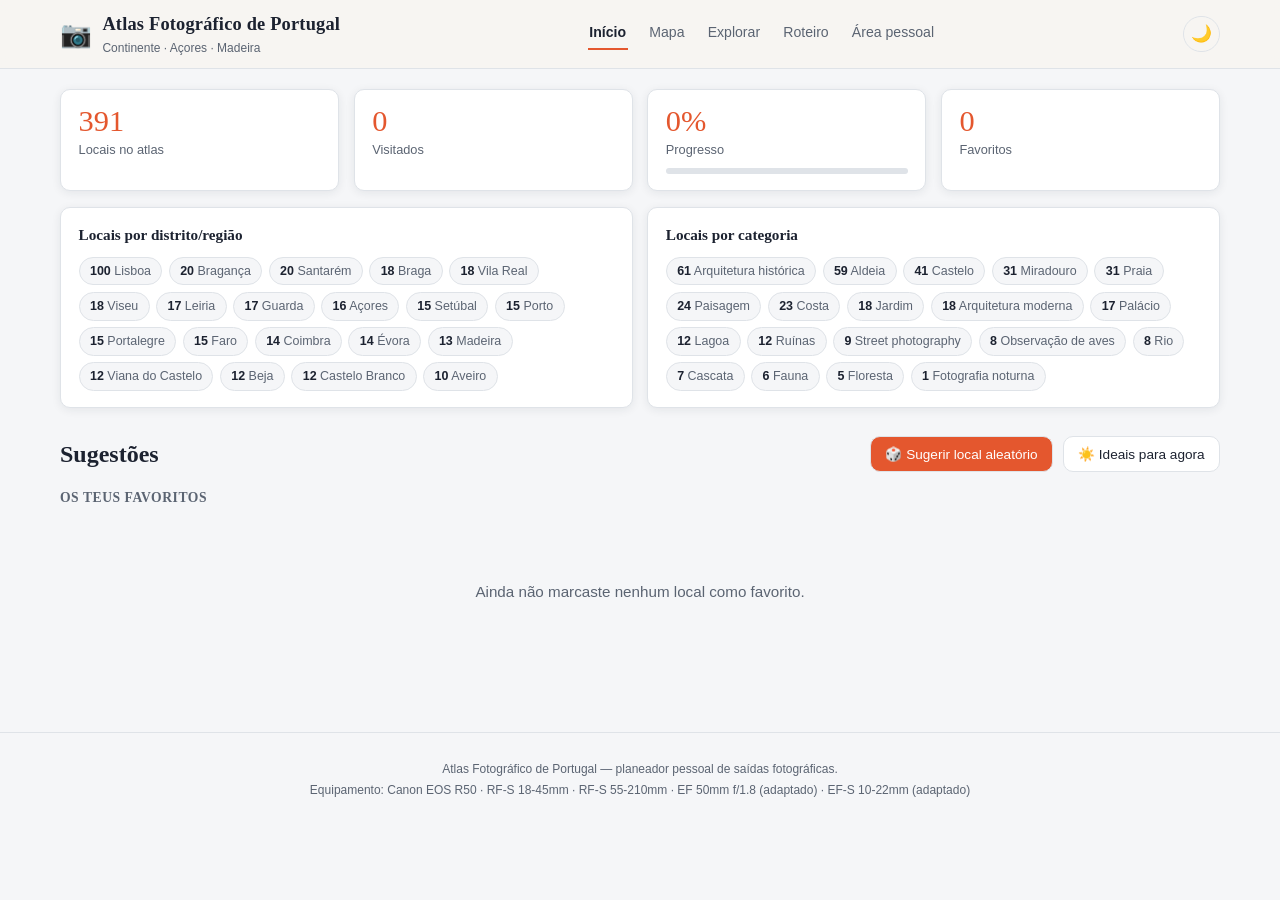
<file: index.html>
<!DOCTYPE html>
<html lang="pt-PT" data-theme="light">
<head>
<meta charset="UTF-8">
<meta name="viewport" content="width=device-width, initial-scale=1.0">
<title>Atlas Fotográfico de Portugal — Início</title>
<meta name="description" content="Planeador pessoal de saídas fotográficas em Portugal Continental, Açores e Madeira.">
<link rel="stylesheet" href="styles.css">
</head>
<body>

<a class="skip-link" href="#conteudo">Saltar para o conteúdo</a>

<header class="top-bar">
  <div class="top-bar__inner">
    <a class="brand" href="index.html">
      <span class="brand__icon" aria-hidden="true">📷</span>
      <div class="brand__text">
        <h1>Atlas Fotográfico de Portugal</h1>
        <p>Continente · Açores · Madeira</p>
      </div>
    </a>
    <nav class="main-nav" id="main-nav" aria-label="Navegação principal">
      <a href="index.html" class="is-current">Início</a>
      <a href="mapa.html">Mapa</a>
      <a href="explorar.html">Explorar</a>
      <a href="roteiro.html">Roteiro <span class="nav-badge" id="nav-roteiro-count" hidden>0</span></a>
      <a href="pessoal.html">Área pessoal</a>
    </nav>
    <div class="top-bar__actions">
      <button id="btn-theme" class="icon-btn" type="button" title="Alternar modo claro/escuro" aria-label="Alternar modo claro/escuro">🌙</button>
      <button id="btn-menu" class="icon-btn hide-desktop" type="button" title="Abrir menu" aria-label="Abrir menu" aria-expanded="false" aria-controls="main-nav">☰</button>
    </div>
  </div>
</header>

<main id="conteudo">

  <section class="dashboard" aria-label="Painel de progresso">
    <div class="stat-cards">
      <div class="stat-card">
        <span class="stat-card__value" id="stat-total">0</span>
        <span class="stat-card__label">Locais no atlas</span>
      </div>
      <div class="stat-card">
        <span class="stat-card__value" id="stat-visited">0</span>
        <span class="stat-card__label">Visitados</span>
      </div>
      <div class="stat-card stat-card--progress">
        <span class="stat-card__value" id="stat-progress">0%</span>
        <span class="stat-card__label">Progresso</span>
        <div class="progress-bar"><div class="progress-bar__fill" id="progress-fill"></div></div>
      </div>
      <div class="stat-card">
        <span class="stat-card__value" id="stat-favorites">0</span>
        <span class="stat-card__label">Favoritos</span>
      </div>
    </div>

    <div class="breakdown-grid">
      <div class="breakdown">
        <h2>Locais por distrito/região</h2>
        <ul class="breakdown__list" id="breakdown-distrito"></ul>
      </div>
      <div class="breakdown">
        <h2>Locais por categoria</h2>
        <ul class="breakdown__list" id="breakdown-categoria"></ul>
      </div>
    </div>
  </section>

  <section class="suggestions" aria-label="Sugestões">
    <div class="suggestions__header">
      <h2>Sugestões</h2>
      <div class="suggestions__actions">
        <button id="btn-random" class="btn" type="button">🎲 Sugerir local aleatório</button>
        <button id="btn-today" class="btn btn--ghost" type="button">☀️ Ideais para agora</button>
      </div>
    </div>

    <div class="suggestion-block" id="random-block" hidden>
      <h3>A tua sugestão</h3>
      <div class="locations-grid locations-grid--single" id="random-card"></div>
    </div>

    <div class="suggestion-block" id="today-block" hidden>
      <h3>Ideais para agora <span class="suggestion-block__meta" id="today-meta"></span></h3>
      <div class="locations-grid" id="today-grid"></div>
      <p class="empty-state" id="today-empty" hidden>Nenhum local combina com a estação/hora atuais — experimenta o Explorar ou o Mapa.</p>
    </div>

    <div class="suggestion-block" id="favorites-block">
      <h3>Os teus favoritos</h3>
      <div class="locations-grid" id="favorites-grid"></div>
      <p class="empty-state" id="favorites-empty" hidden>Ainda não marcaste nenhum local como favorito.</p>
    </div>
  </section>

</main>

<footer class="site-footer">
  <p>Atlas Fotográfico de Portugal — planeador pessoal de saídas fotográficas.</p>
  <p>Equipamento: Canon EOS R50 · RF-S 18-45mm · RF-S 55-210mm · EF 50mm f/1.8 (adaptado) · EF-S 10-22mm (adaptado)</p>
</footer>

<script src="core.js"></script>
<script src="dashboard.js"></script>
</body>
</html>
</file>
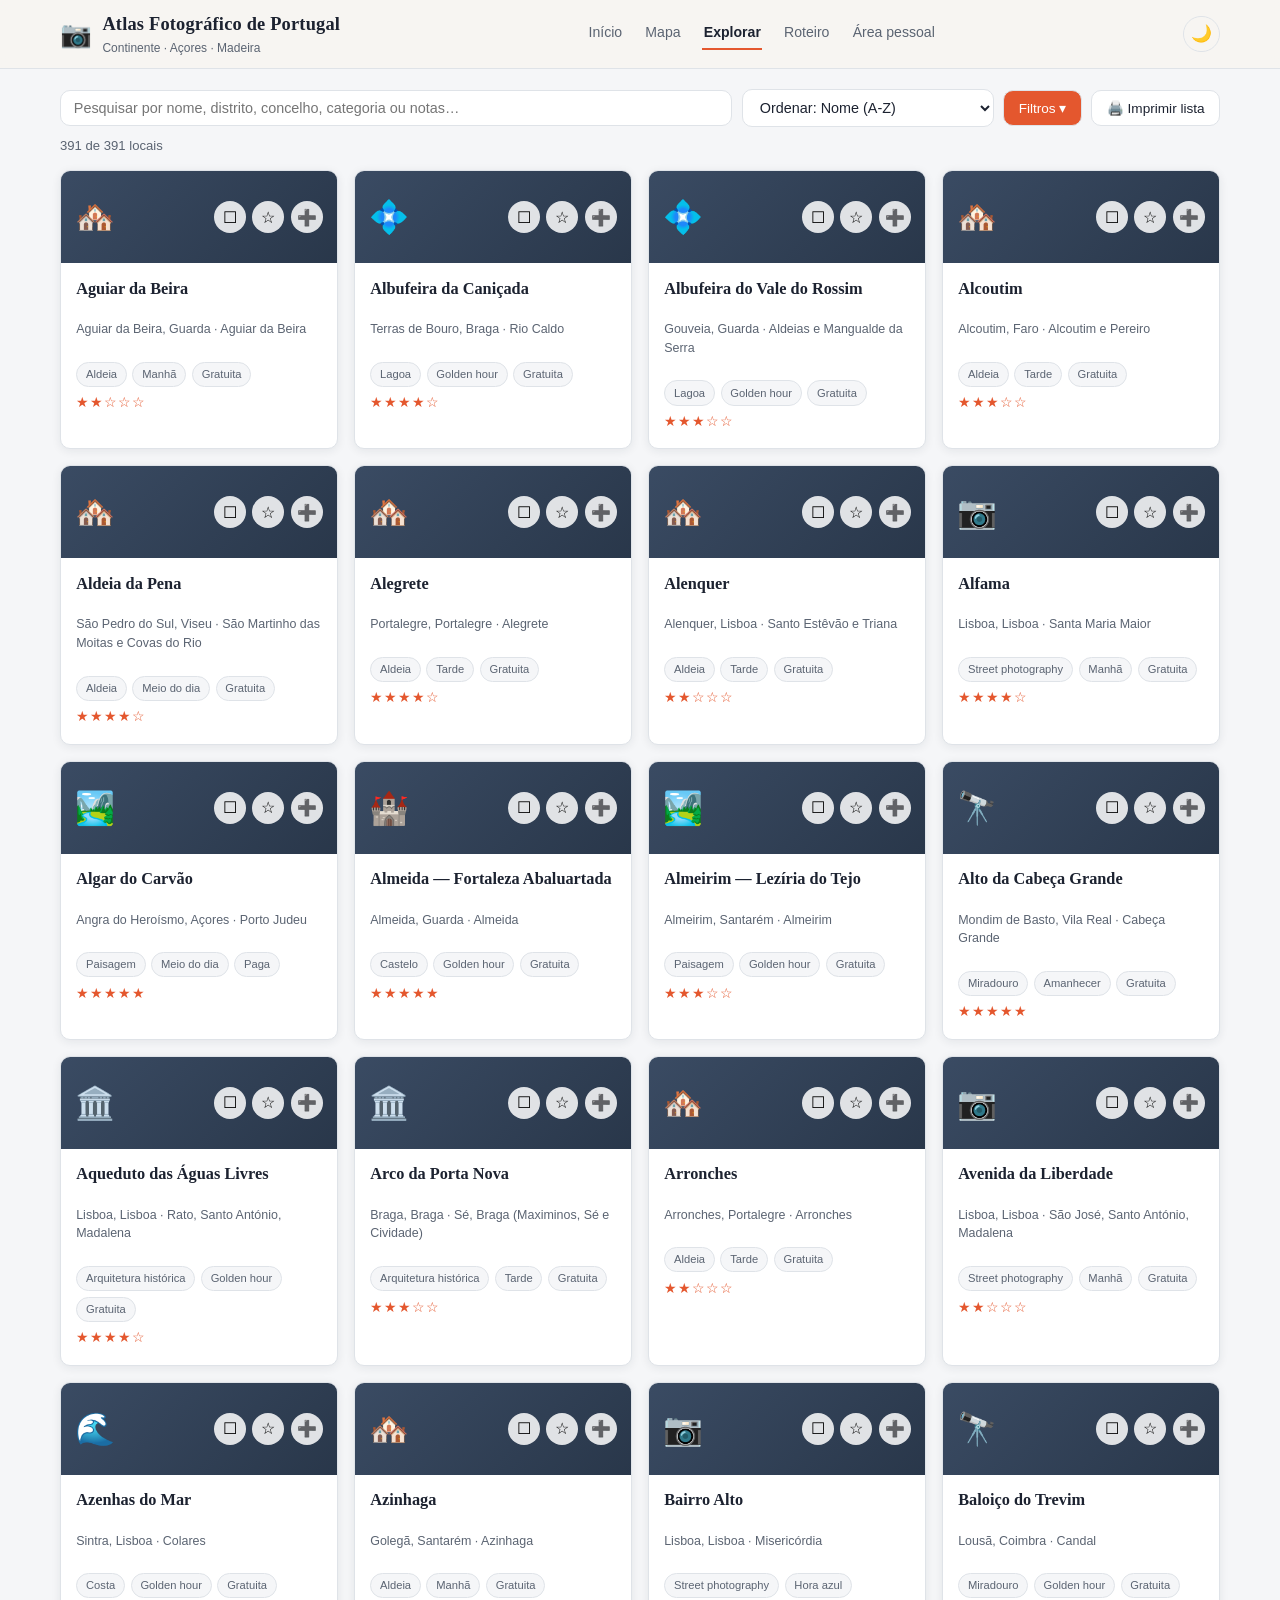
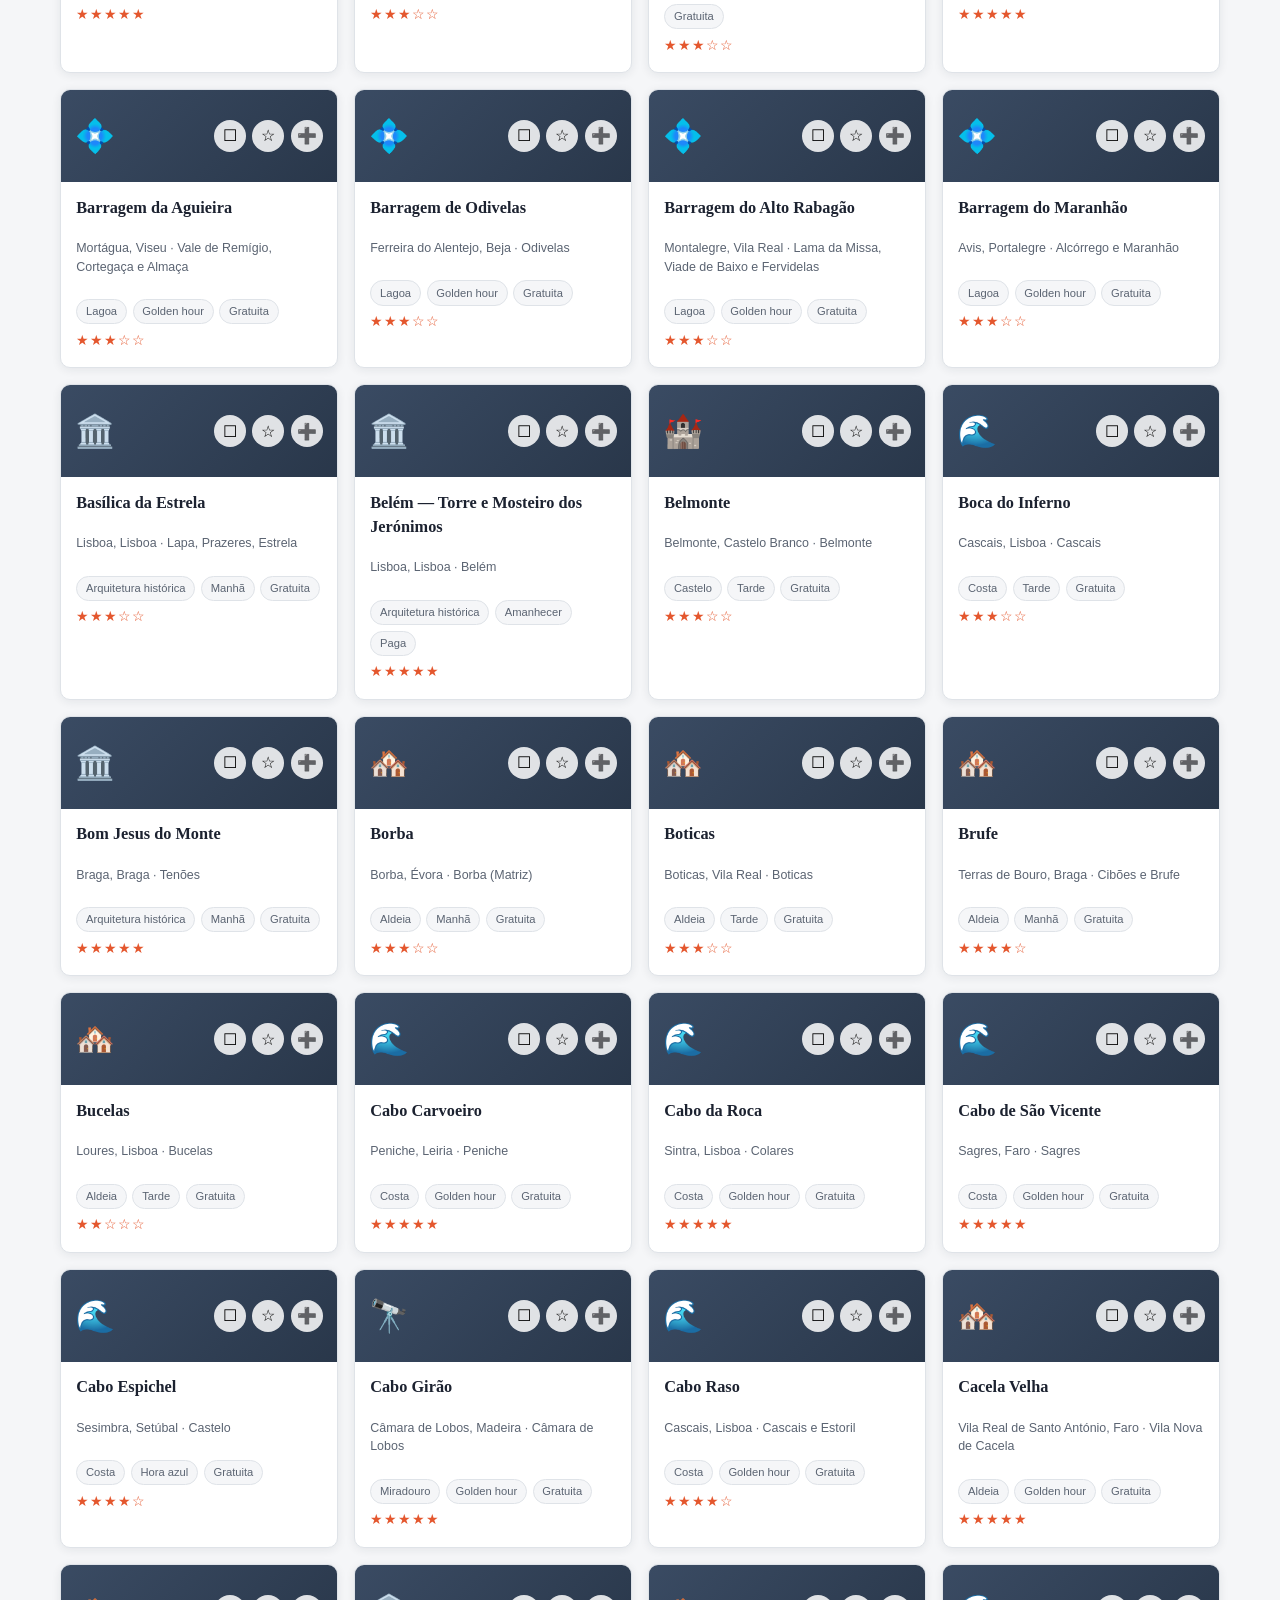
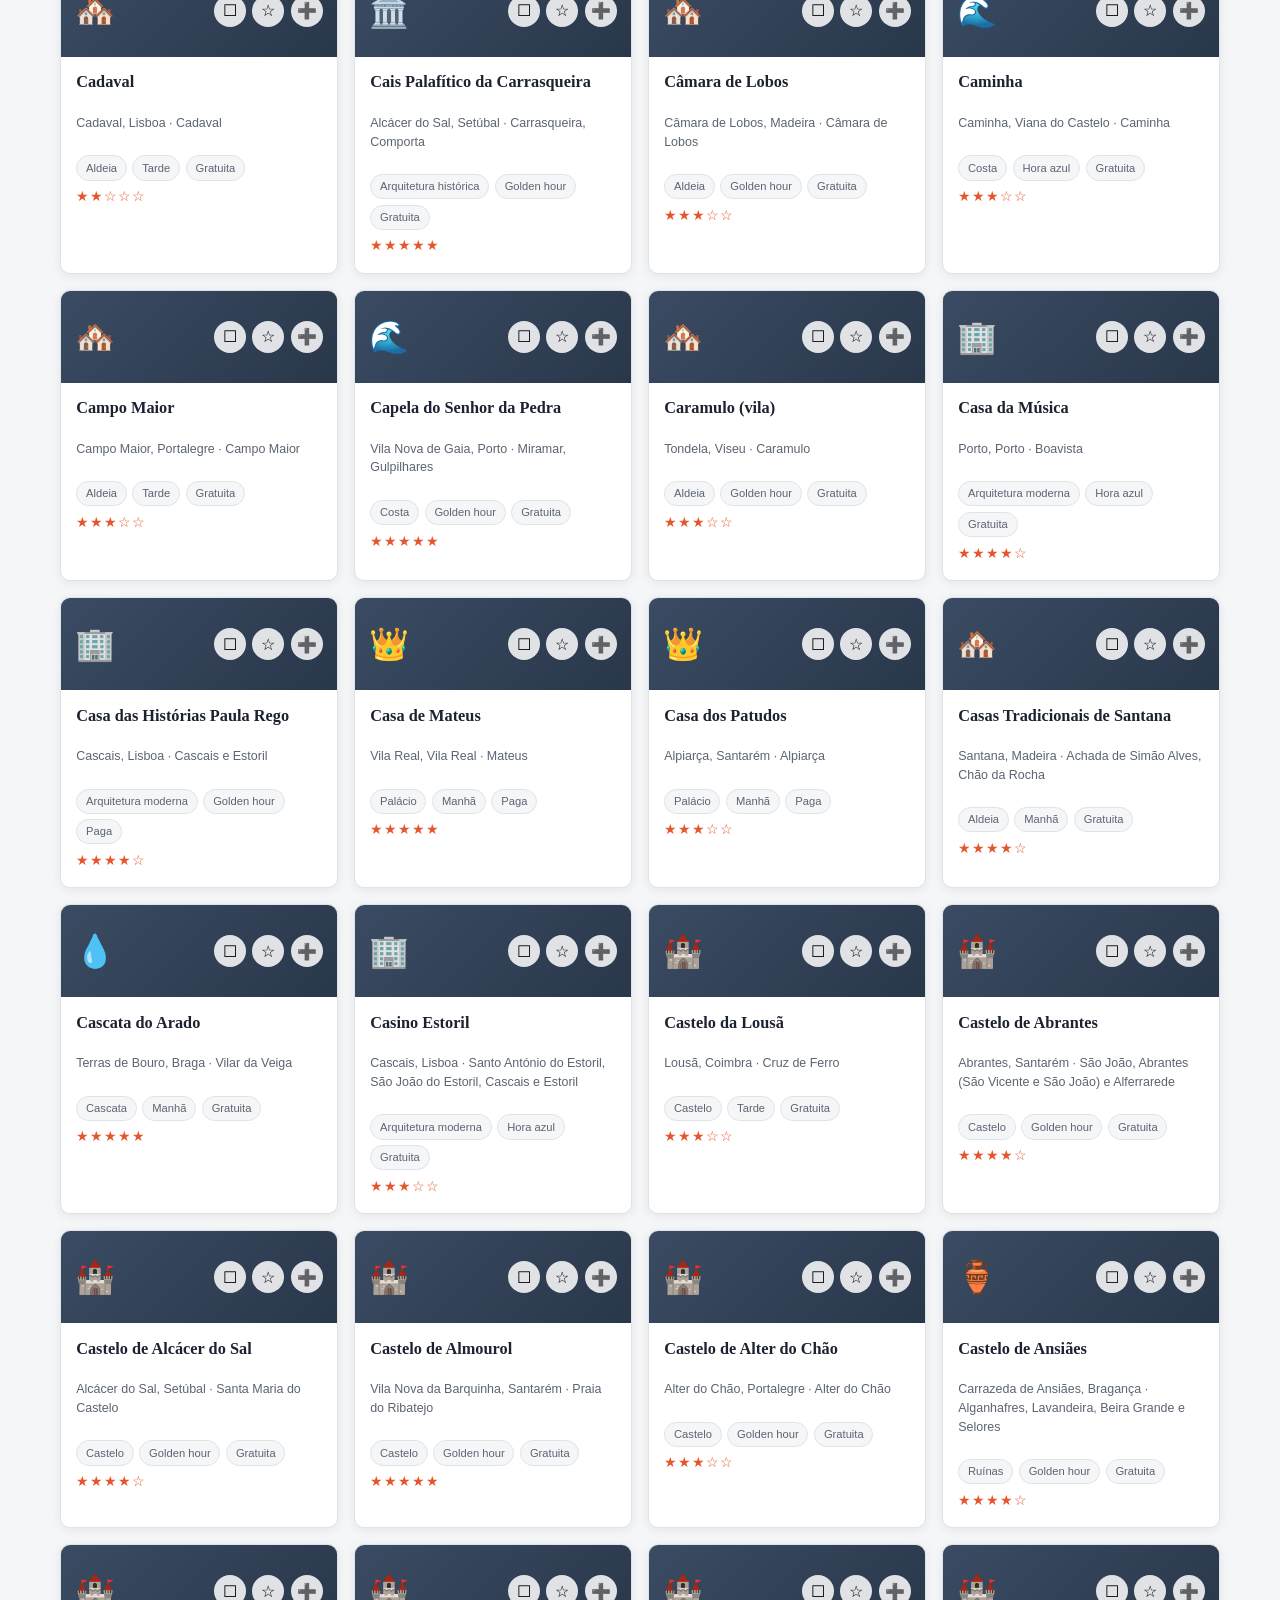
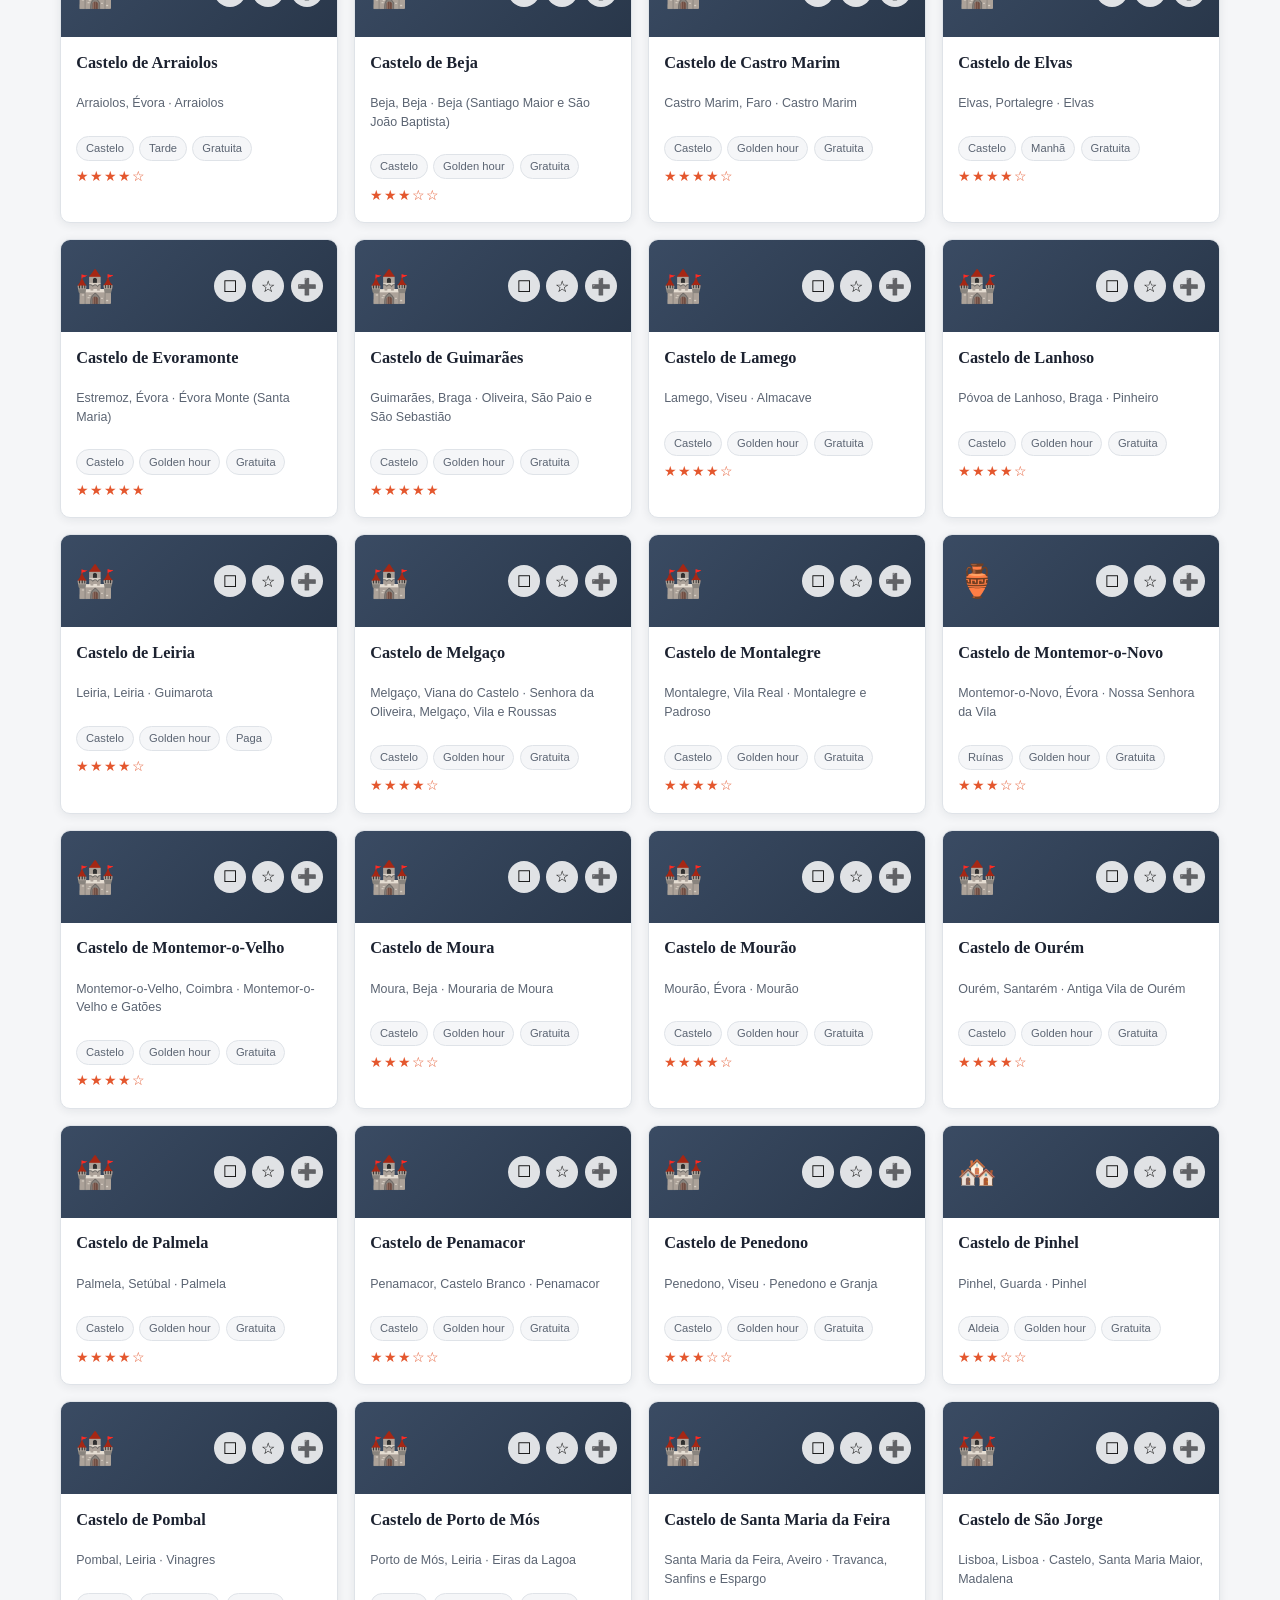
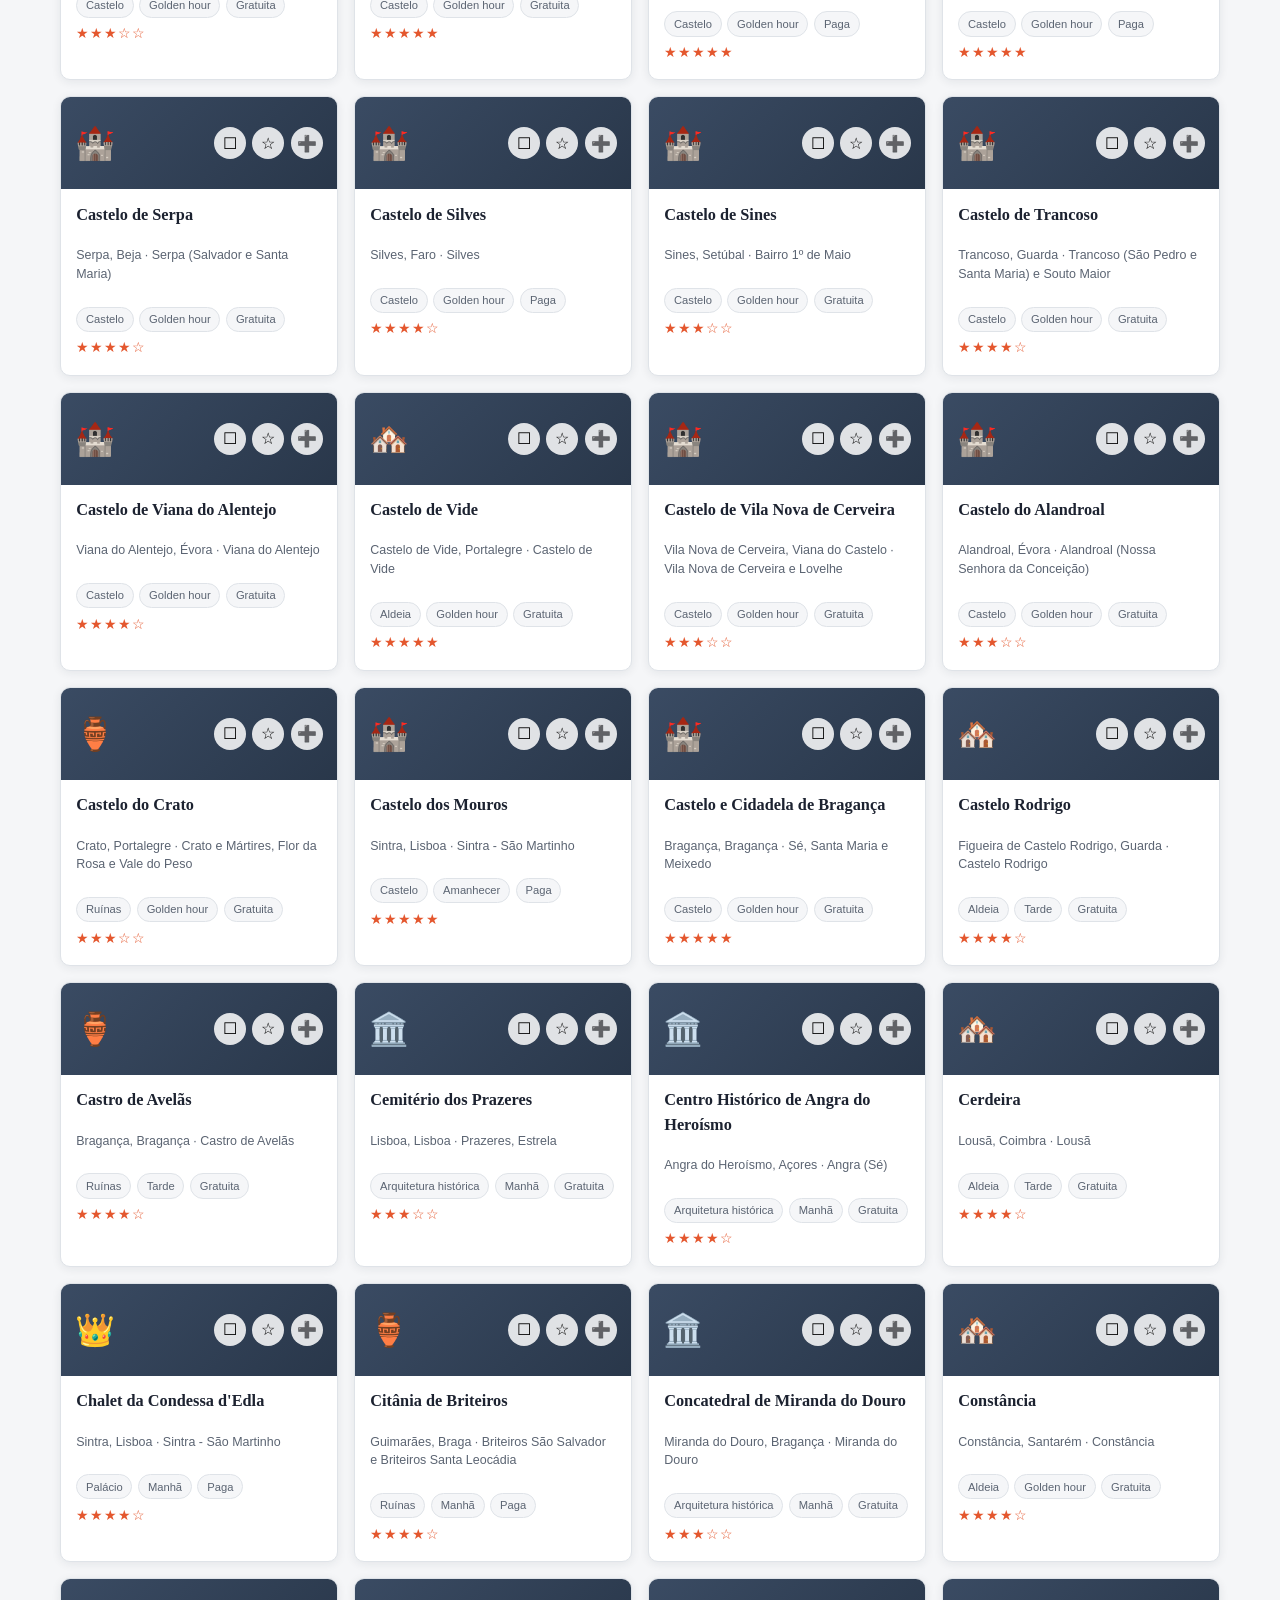
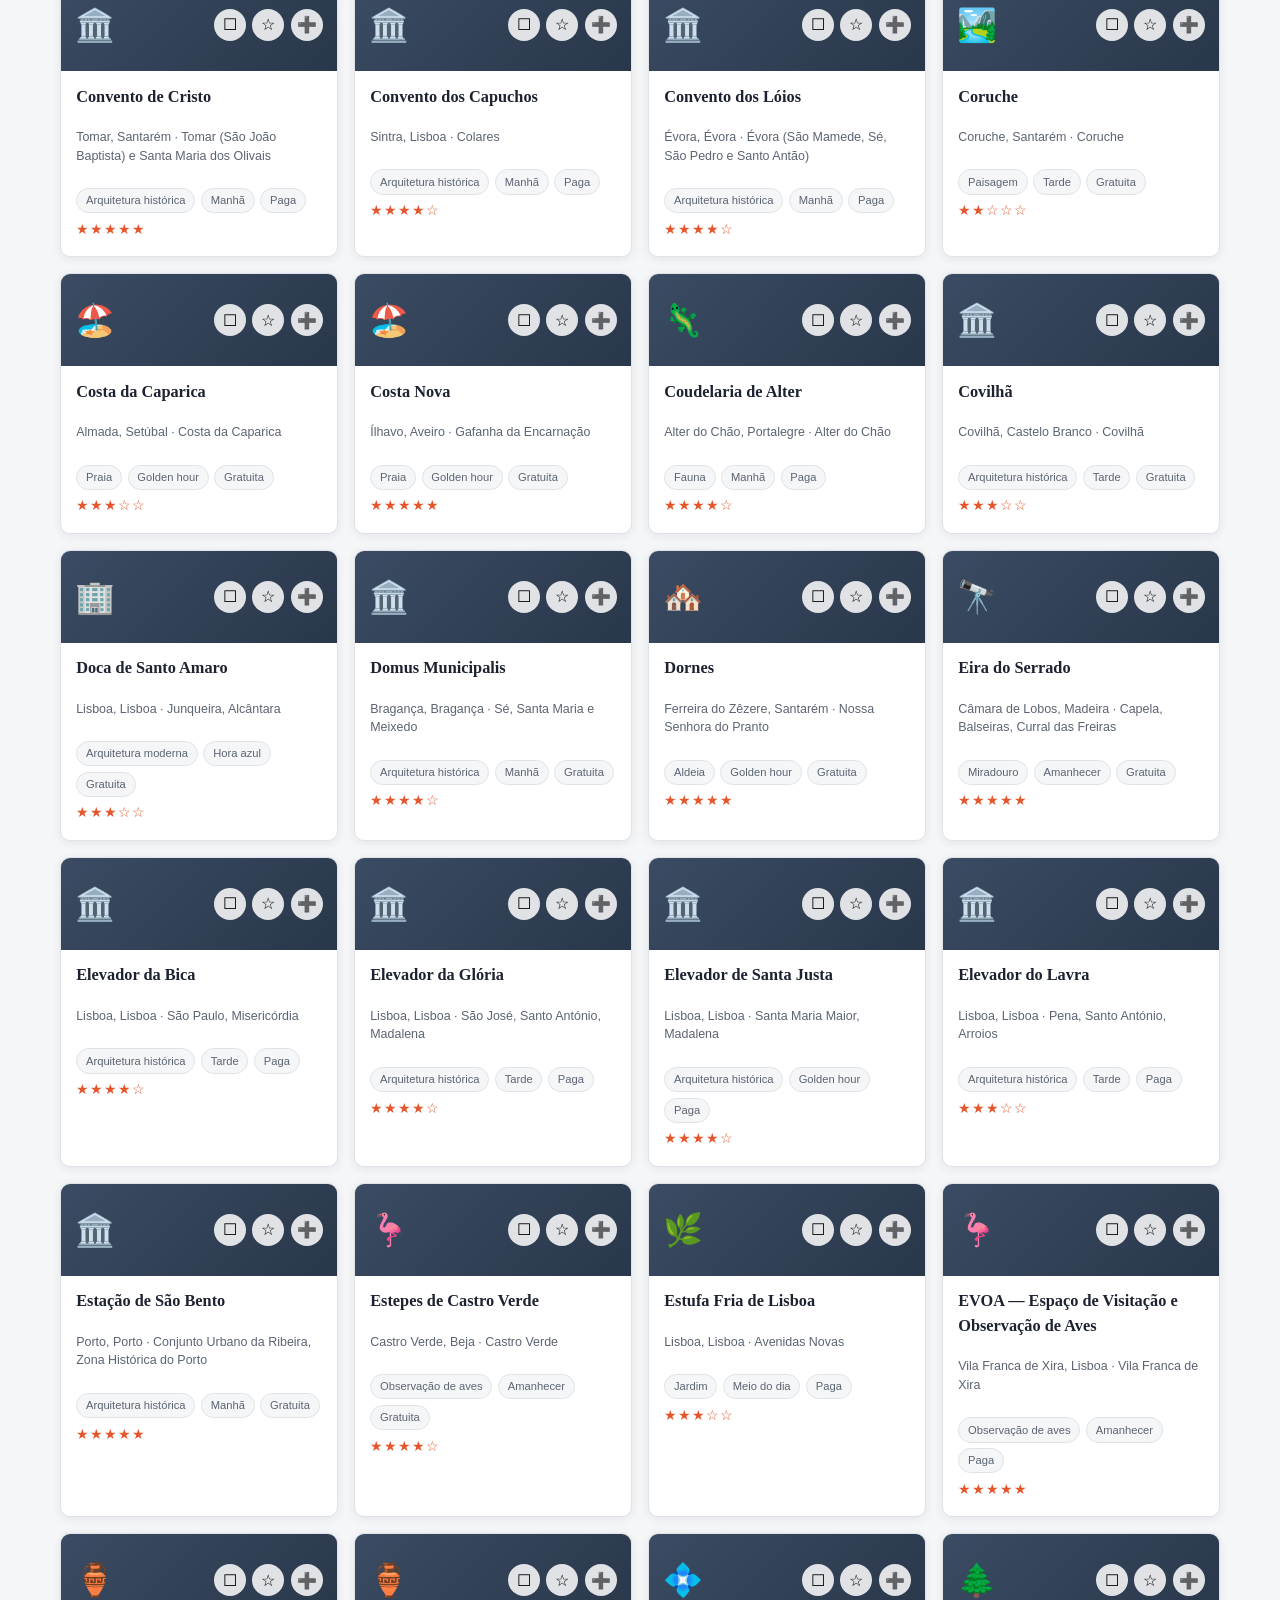
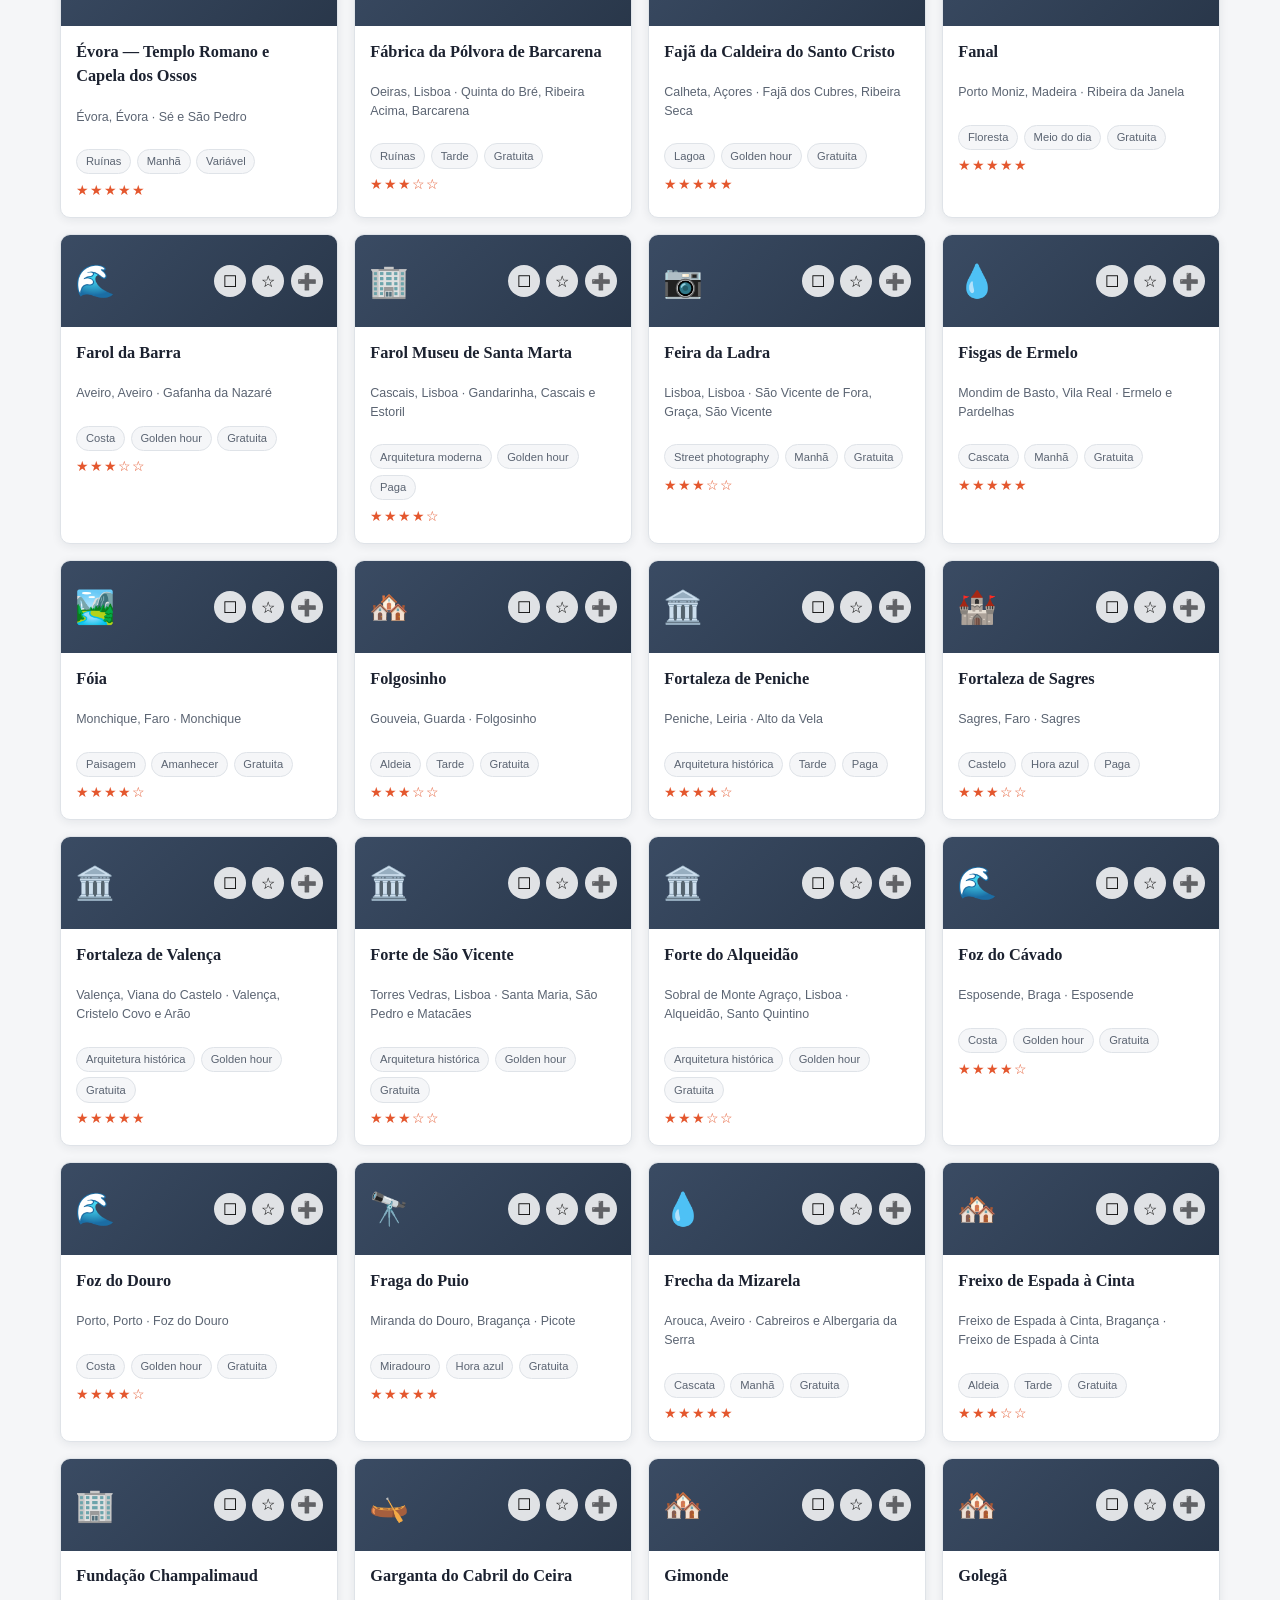
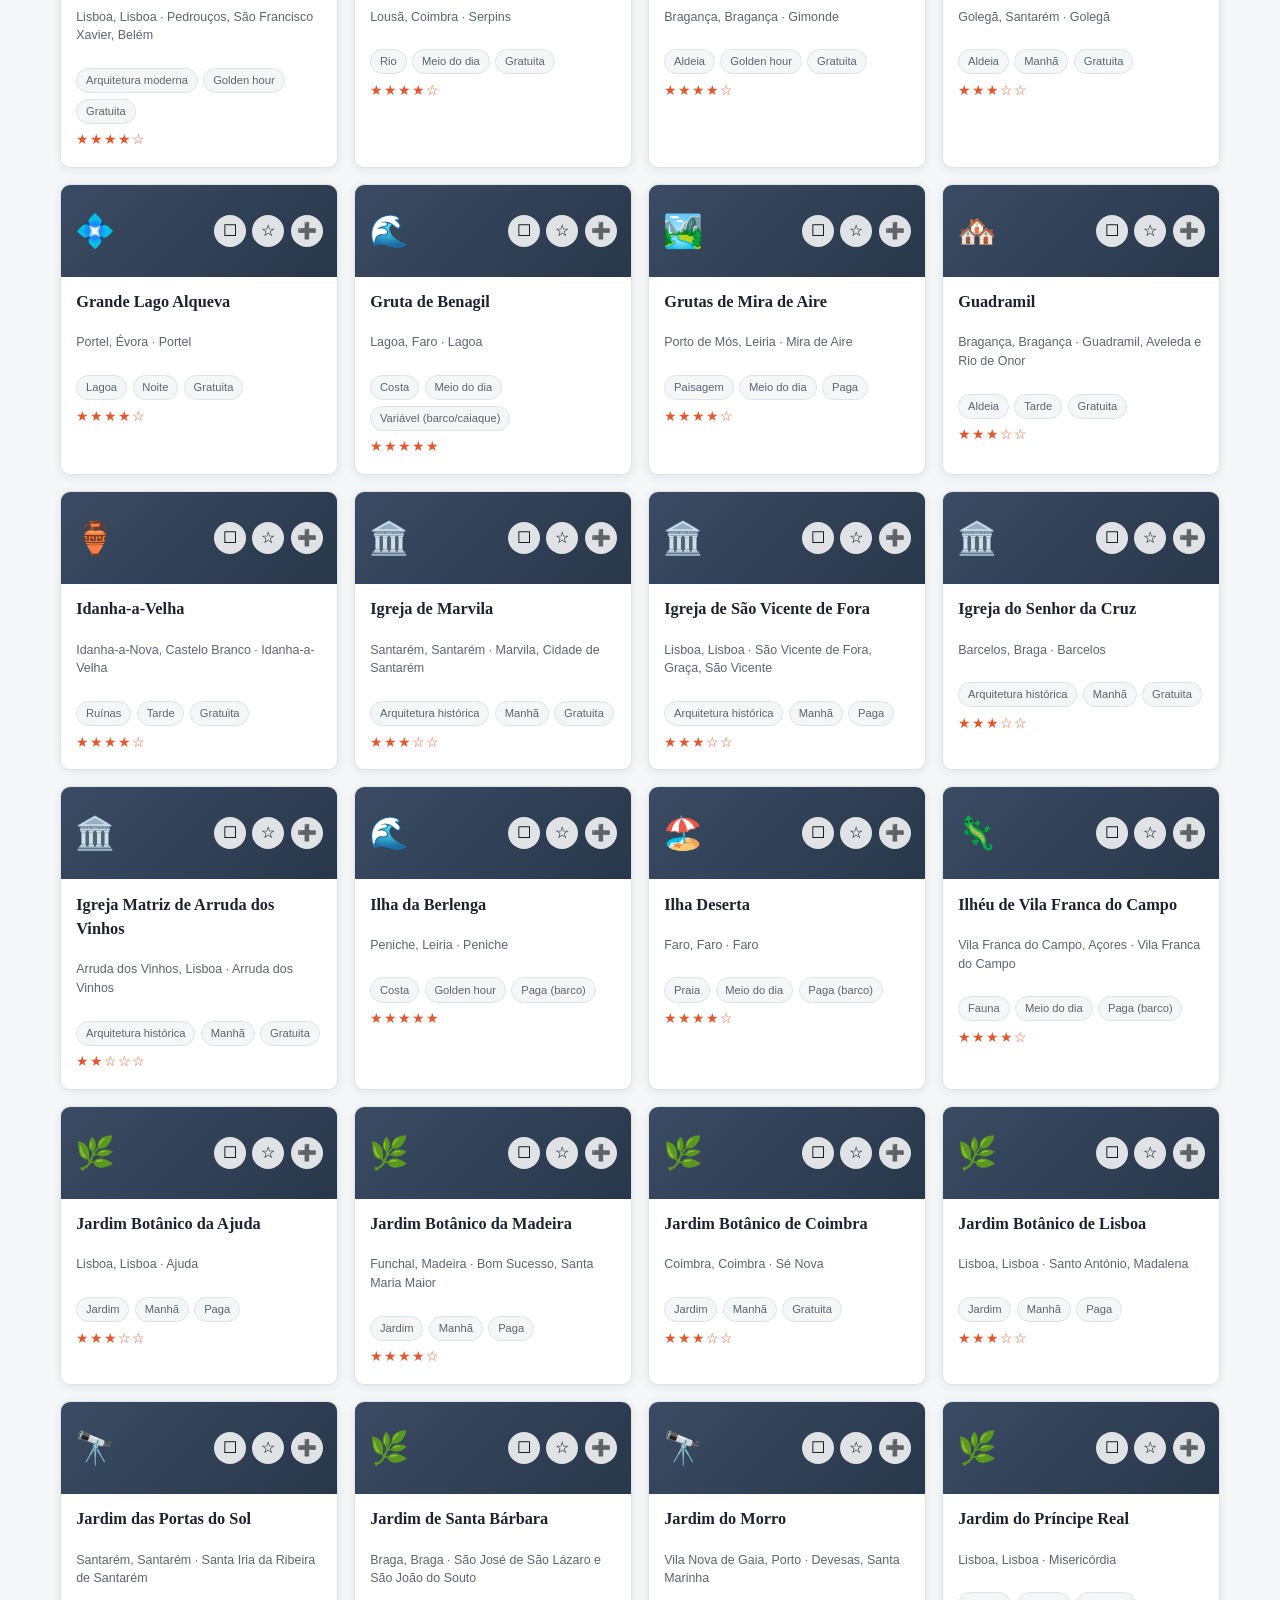
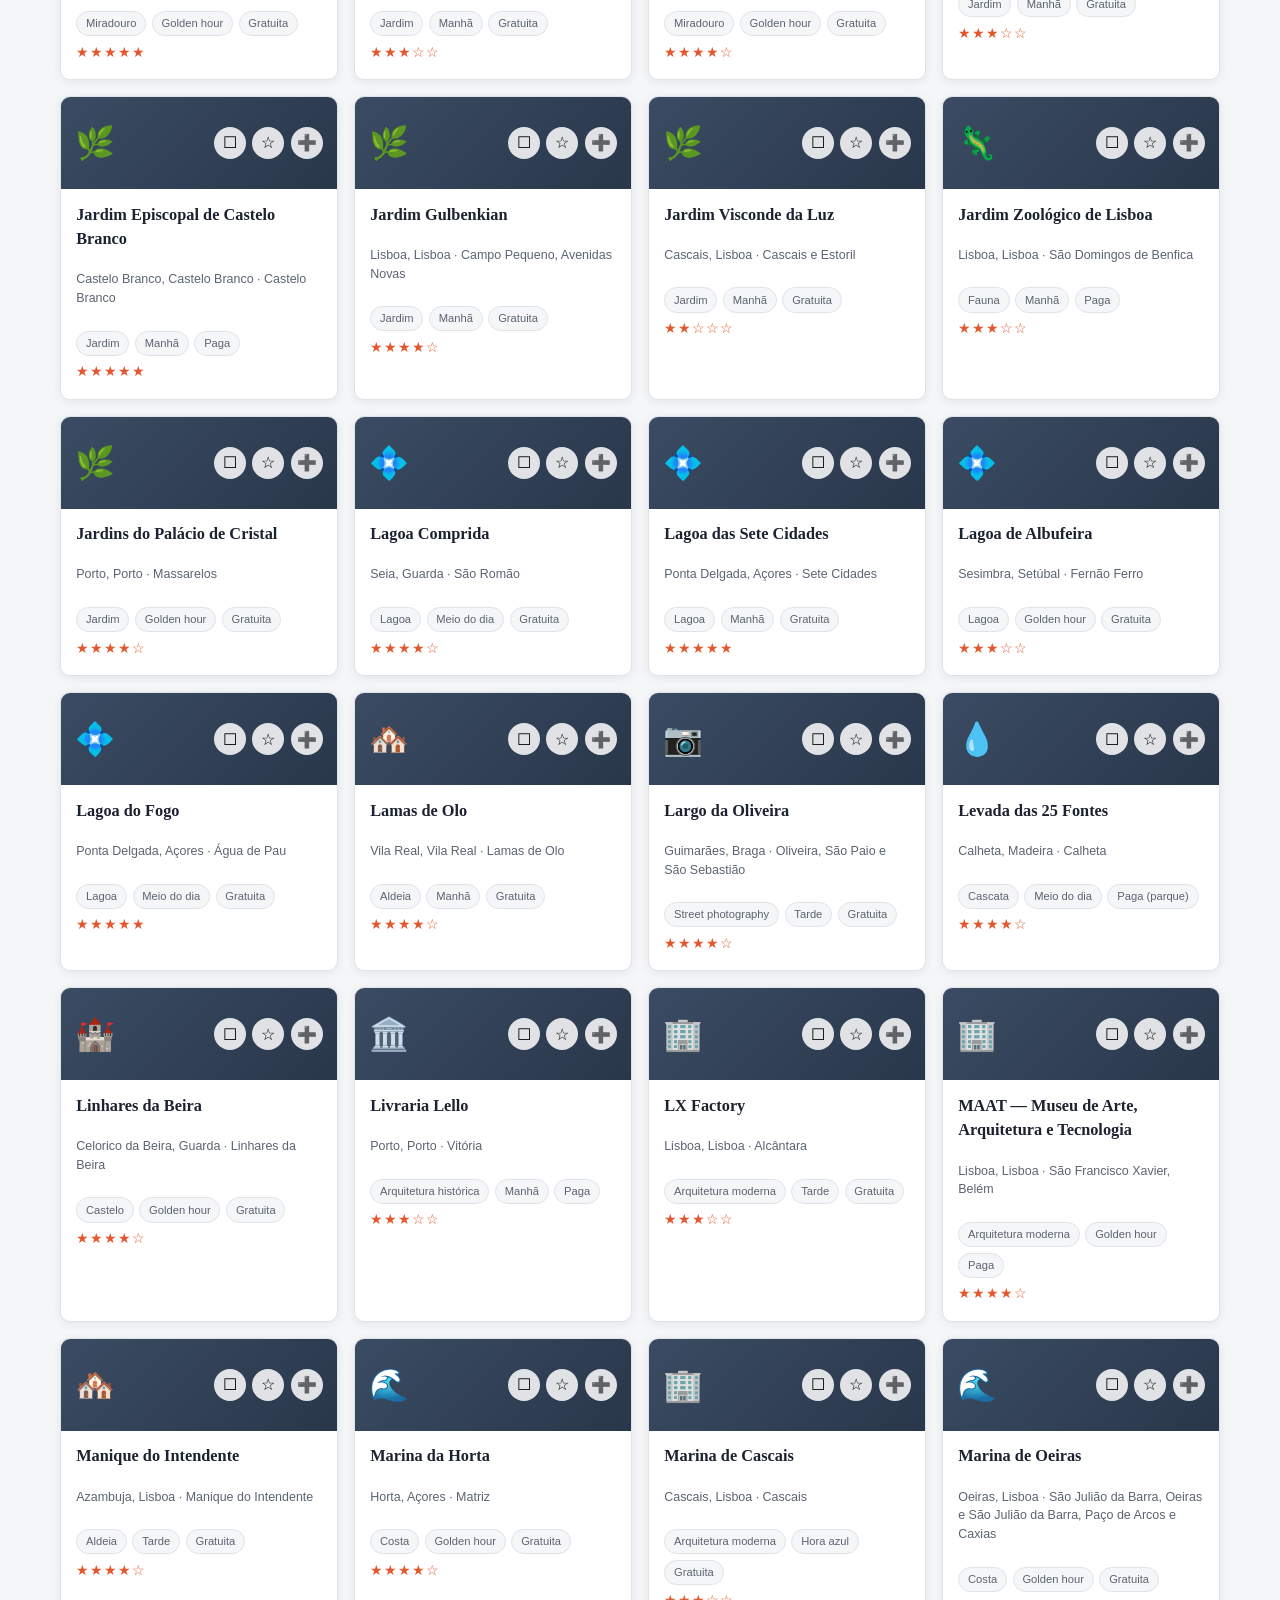
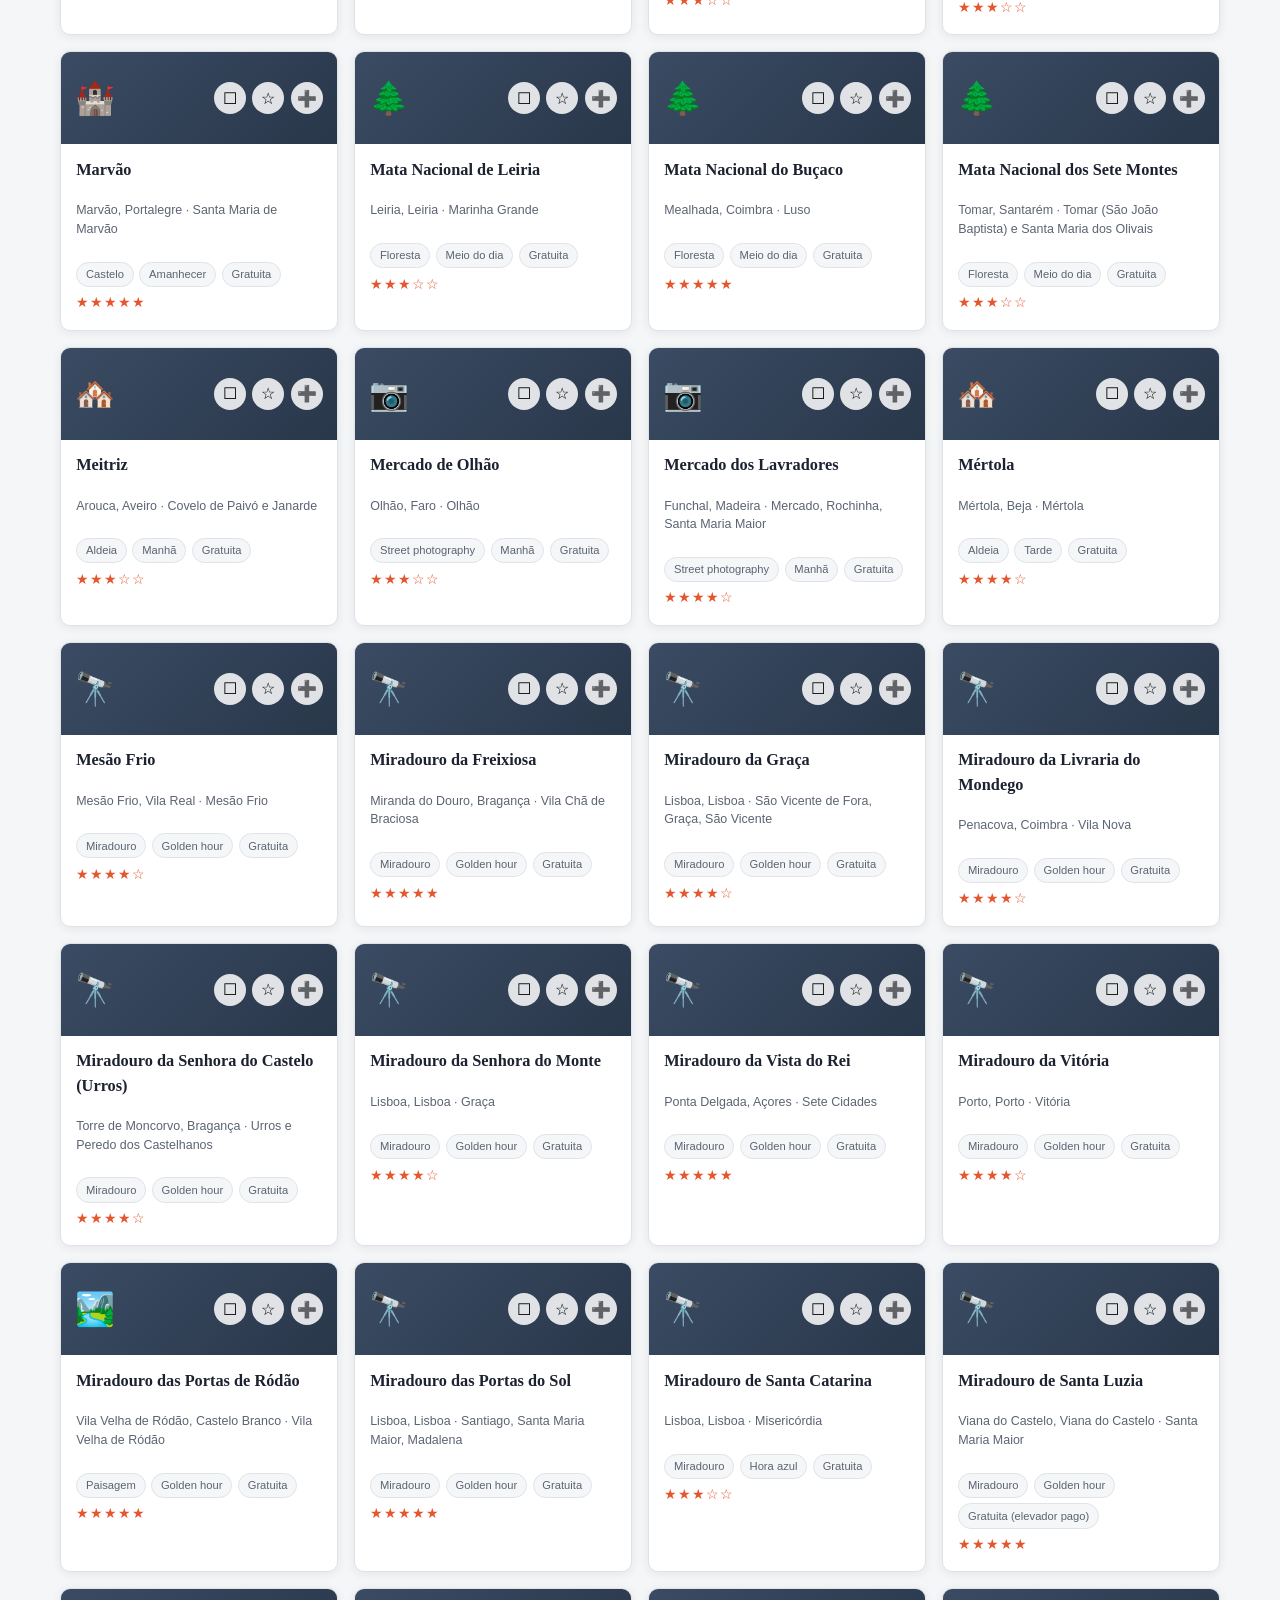
<file: explorar.html>
<!DOCTYPE html>
<html lang="pt-PT" data-theme="light">
<head>
<meta charset="UTF-8">
<meta name="viewport" content="width=device-width, initial-scale=1.0">
<title>Atlas Fotográfico de Portugal — Explorar</title>
<link rel="stylesheet" href="styles.css">
</head>
<body>

<a class="skip-link" href="#conteudo">Saltar para o conteúdo</a>

<header class="top-bar">
  <div class="top-bar__inner">
    <a class="brand" href="index.html">
      <span class="brand__icon" aria-hidden="true">📷</span>
      <div class="brand__text">
        <h1>Atlas Fotográfico de Portugal</h1>
        <p>Continente · Açores · Madeira</p>
      </div>
    </a>
    <nav class="main-nav" id="main-nav" aria-label="Navegação principal">
      <a href="index.html">Início</a>
      <a href="mapa.html">Mapa</a>
      <a href="explorar.html" class="is-current">Explorar</a>
      <a href="roteiro.html">Roteiro <span class="nav-badge" id="nav-roteiro-count" hidden>0</span></a>
      <a href="pessoal.html">Área pessoal</a>
    </nav>
    <div class="top-bar__actions">
      <button id="btn-theme" class="icon-btn" type="button" title="Alternar modo claro/escuro" aria-label="Alternar modo claro/escuro">🌙</button>
      <button id="btn-menu" class="icon-btn hide-desktop" type="button" title="Abrir menu" aria-label="Abrir menu" aria-expanded="false" aria-controls="main-nav">☰</button>
    </div>
  </div>
</header>

<main id="conteudo">
  <section class="toolbar" aria-label="Pesquisa e filtros">
    <div class="toolbar__row">
      <input type="search" id="search-input" class="search-input" placeholder="Pesquisar por nome, distrito, concelho, categoria ou notas…" aria-label="Pesquisar locais">
      <select id="sort-select" class="select" aria-label="Ordenar por">
        <option value="nome">Ordenar: Nome (A-Z)</option>
        <option value="rating">Ordenar: Rating pessoal</option>
        <option value="distrito">Ordenar: Distrito</option>
        <option value="categoria">Ordenar: Categoria</option>
        <option value="interesse">Ordenar: Interesse fotográfico</option>
        <option value="naoVisitados">Ordenar: Não visitados primeiro</option>
      </select>
      <button id="btn-toggle-filters" class="btn" type="button" aria-expanded="false" aria-controls="filters-panel">Filtros ▾</button>
      <button id="btn-print" class="btn btn--ghost" type="button">🖨️ Imprimir lista</button>
    </div>
    <div class="filters-panel" id="filters-panel" hidden></div>
  </section>

  <p class="results-count" id="results-count" aria-live="polite"></p>

  <section class="locations-grid" id="locations-grid" aria-label="Lista de locais fotográficos"></section>
  <p class="empty-state" id="empty-state" hidden>Nenhum local encontrado com os filtros atuais.</p>

  <div id="print-view">
    <h1>Atlas Fotográfico de Portugal — Lista filtrada</h1>
    <table>
      <thead>
        <tr><th>Nome</th><th>Distrito</th><th>Concelho</th><th>Categoria</th><th>Melhor hora</th><th>Interesse</th><th>Visitado</th></tr>
      </thead>
      <tbody id="print-view-body"></tbody>
    </table>
  </div>
</main>

<footer class="site-footer">
  <p>Atlas Fotográfico de Portugal — planeador pessoal de saídas fotográficas.</p>
  <p>Equipamento: Canon EOS R50 · RF-S 18-45mm · RF-S 55-210mm · EF 50mm f/1.8 (adaptado) · EF-S 10-22mm (adaptado)</p>
</footer>

<script src="core.js"></script>
<script src="explorar.js"></script>
</body>
</html>
</file>
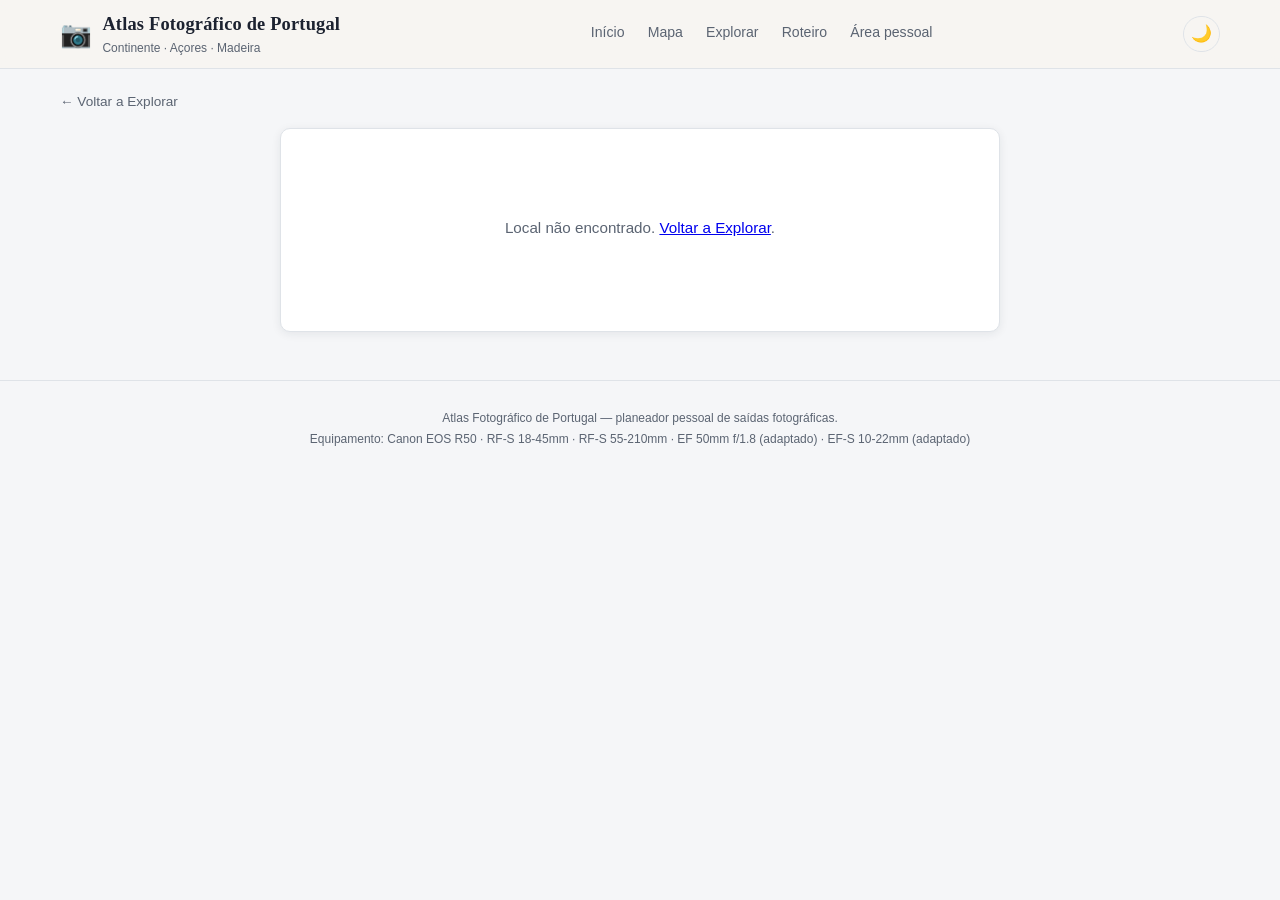
<file: local.html>
<!DOCTYPE html>
<html lang="pt-PT" data-theme="light">
<head>
<meta charset="UTF-8">
<meta name="viewport" content="width=device-width, initial-scale=1.0">
<title>Atlas Fotográfico de Portugal — Local</title>
<link rel="stylesheet" href="vendor/leaflet/leaflet.css">
<link rel="stylesheet" href="styles.css">
</head>
<body>

<a class="skip-link" href="#conteudo">Saltar para o conteúdo</a>

<header class="top-bar">
  <div class="top-bar__inner">
    <a class="brand" href="index.html">
      <span class="brand__icon" aria-hidden="true">📷</span>
      <div class="brand__text">
        <h1>Atlas Fotográfico de Portugal</h1>
        <p>Continente · Açores · Madeira</p>
      </div>
    </a>
    <nav class="main-nav" id="main-nav" aria-label="Navegação principal">
      <a href="index.html">Início</a>
      <a href="mapa.html">Mapa</a>
      <a href="explorar.html">Explorar</a>
      <a href="roteiro.html">Roteiro <span class="nav-badge" id="nav-roteiro-count" hidden>0</span></a>
      <a href="pessoal.html">Área pessoal</a>
    </nav>
    <div class="top-bar__actions">
      <button id="btn-theme" class="icon-btn" type="button" title="Alternar modo claro/escuro" aria-label="Alternar modo claro/escuro">🌙</button>
      <button id="btn-menu" class="icon-btn hide-desktop" type="button" title="Abrir menu" aria-label="Abrir menu" aria-expanded="false" aria-controls="main-nav">☰</button>
    </div>
  </div>
</header>

<main id="conteudo">
  <a class="back-link" href="explorar.html">← Voltar a Explorar</a>
  <article id="local-content" class="local-page"></article>
</main>

<footer class="site-footer">
  <p>Atlas Fotográfico de Portugal — planeador pessoal de saídas fotográficas.</p>
  <p>Equipamento: Canon EOS R50 · RF-S 18-45mm · RF-S 55-210mm · EF 50mm f/1.8 (adaptado) · EF-S 10-22mm (adaptado)</p>
</footer>

<script src="vendor/leaflet/leaflet.js"></script>
<script src="core.js"></script>
<script src="local.js"></script>
</body>
</html>
</file>
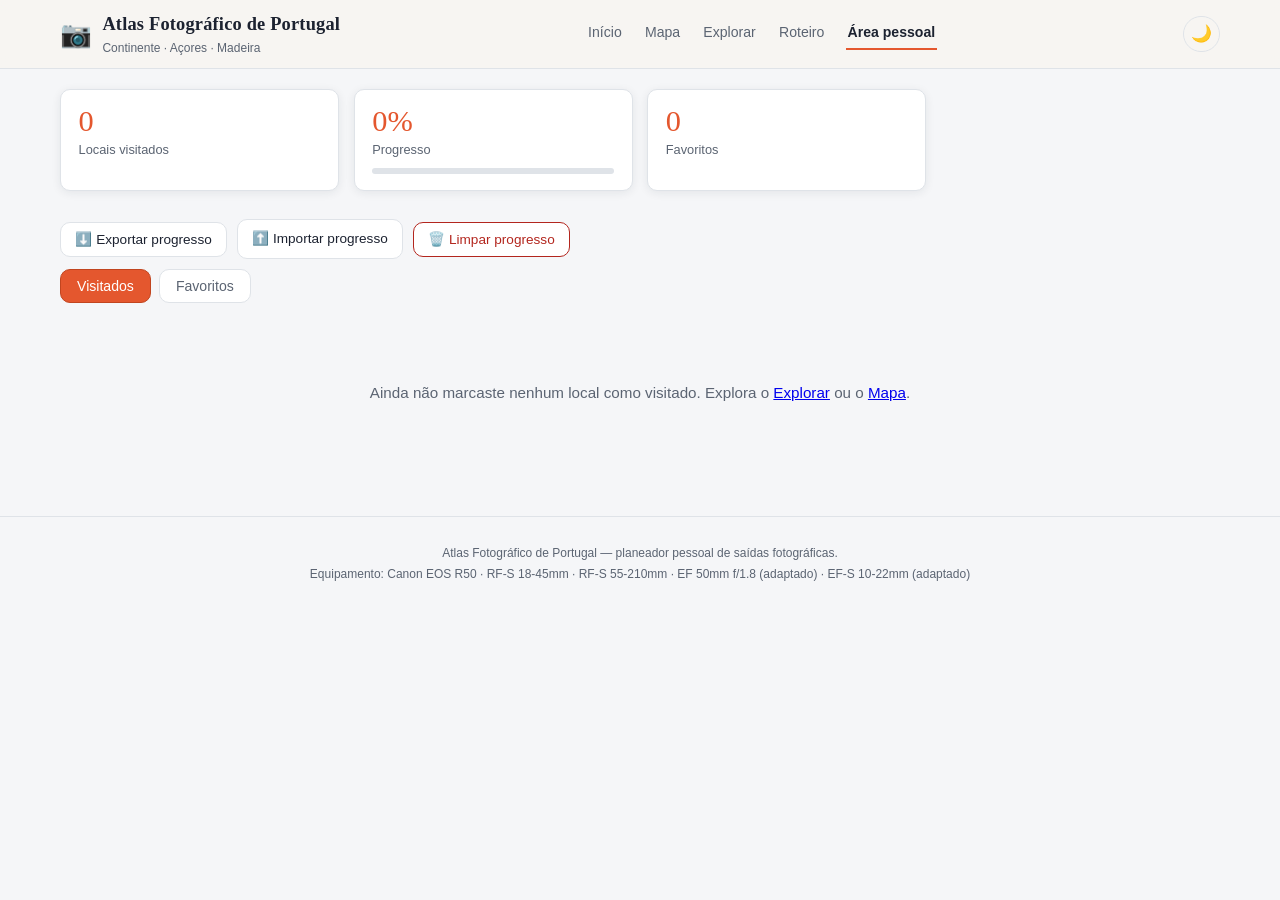
<file: pessoal.html>
<!DOCTYPE html>
<html lang="pt-PT" data-theme="light">
<head>
<meta charset="UTF-8">
<meta name="viewport" content="width=device-width, initial-scale=1.0">
<title>Atlas Fotográfico de Portugal — Área pessoal</title>
<link rel="stylesheet" href="styles.css">
</head>
<body>

<a class="skip-link" href="#conteudo">Saltar para o conteúdo</a>

<header class="top-bar">
  <div class="top-bar__inner">
    <a class="brand" href="index.html">
      <span class="brand__icon" aria-hidden="true">📷</span>
      <div class="brand__text">
        <h1>Atlas Fotográfico de Portugal</h1>
        <p>Continente · Açores · Madeira</p>
      </div>
    </a>
    <nav class="main-nav" id="main-nav" aria-label="Navegação principal">
      <a href="index.html">Início</a>
      <a href="mapa.html">Mapa</a>
      <a href="explorar.html">Explorar</a>
      <a href="roteiro.html">Roteiro <span class="nav-badge" id="nav-roteiro-count" hidden>0</span></a>
      <a href="pessoal.html" class="is-current">Área pessoal</a>
    </nav>
    <div class="top-bar__actions">
      <button id="btn-theme" class="icon-btn" type="button" title="Alternar modo claro/escuro" aria-label="Alternar modo claro/escuro">🌙</button>
      <button id="btn-menu" class="icon-btn hide-desktop" type="button" title="Abrir menu" aria-label="Abrir menu" aria-expanded="false" aria-controls="main-nav">☰</button>
    </div>
  </div>
</header>

<main id="conteudo">
  <section class="dashboard" aria-label="O meu progresso">
    <div class="stat-cards">
      <div class="stat-card">
        <span class="stat-card__value" id="stat-visited">0</span>
        <span class="stat-card__label">Locais visitados</span>
      </div>
      <div class="stat-card stat-card--progress">
        <span class="stat-card__value" id="stat-progress">0%</span>
        <span class="stat-card__label">Progresso</span>
        <div class="progress-bar"><div class="progress-bar__fill" id="progress-fill"></div></div>
      </div>
      <div class="stat-card">
        <span class="stat-card__value" id="stat-favorites">0</span>
        <span class="stat-card__label">Favoritos</span>
      </div>
    </div>
  </section>

  <section class="toolbar" aria-label="Gerir progresso">
    <div class="toolbar__row">
      <button id="btn-export" class="btn btn--ghost" type="button">⬇️ Exportar progresso</button>
      <label class="btn btn--ghost file-btn">
        ⬆️ Importar progresso
        <input type="file" id="import-file" accept="application/json" hidden>
      </label>
      <button id="btn-clear" class="btn btn--danger" type="button">🗑️ Limpar progresso</button>
    </div>
  </section>

  <section class="personal-tabs" aria-label="Locais pessoais">
    <div class="tab-buttons">
      <button class="tab-btn is-active" data-tab="visitados" type="button">Visitados</button>
      <button class="tab-btn" data-tab="favoritos" type="button">Favoritos</button>
    </div>

    <div class="locations-grid" id="grid-visitados"></div>
    <p class="empty-state" id="empty-visitados" hidden>Ainda não marcaste nenhum local como visitado. Explora o <a href="explorar.html">Explorar</a> ou o <a href="mapa.html">Mapa</a>.</p>

    <div class="locations-grid" id="grid-favoritos" hidden></div>
    <p class="empty-state" id="empty-favoritos" hidden>Ainda não tens locais favoritos.</p>
  </section>
</main>

<footer class="site-footer">
  <p>Atlas Fotográfico de Portugal — planeador pessoal de saídas fotográficas.</p>
  <p>Equipamento: Canon EOS R50 · RF-S 18-45mm · RF-S 55-210mm · EF 50mm f/1.8 (adaptado) · EF-S 10-22mm (adaptado)</p>
</footer>

<script src="core.js"></script>
<script src="pessoal.js"></script>
</body>
</html>
</file>
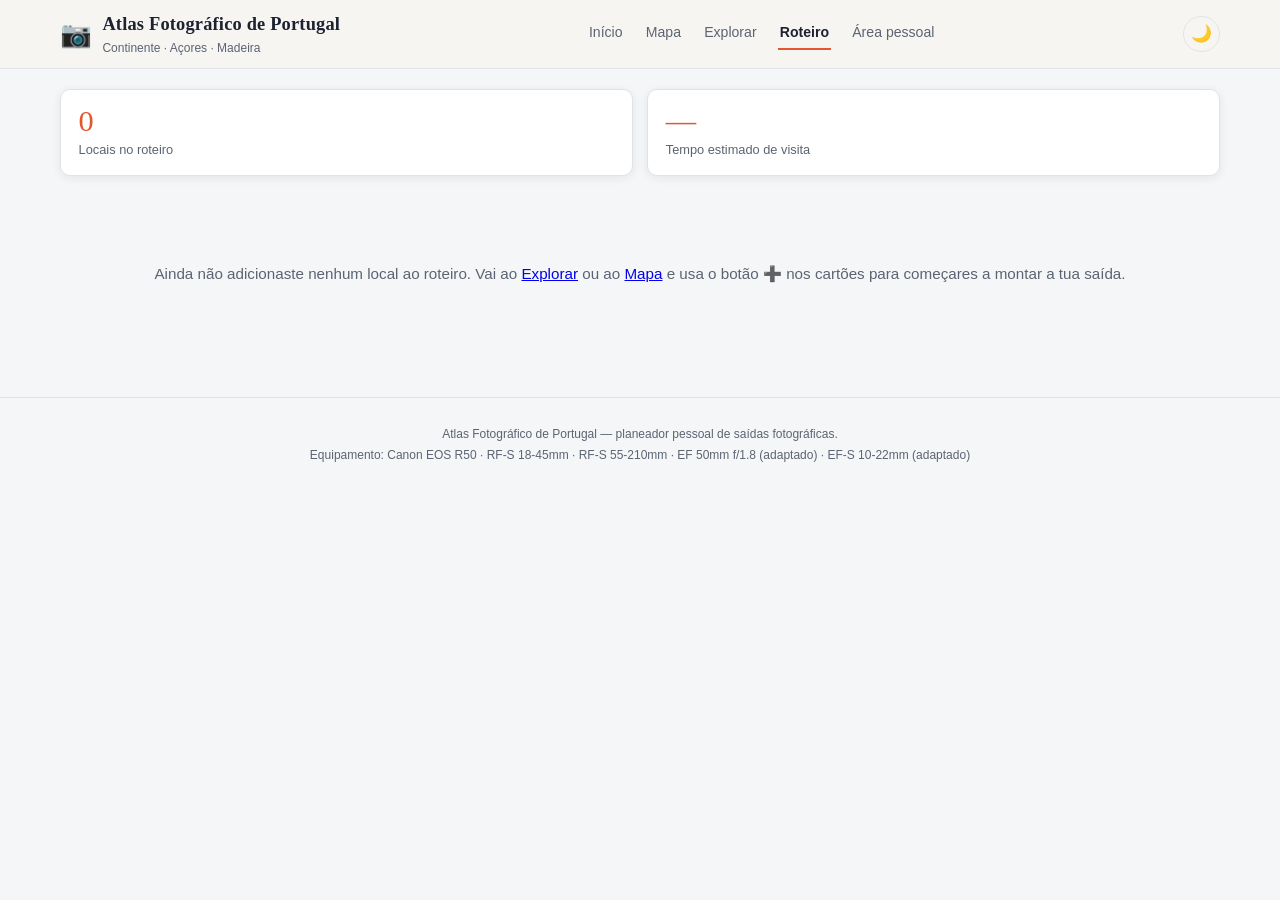
<file: roteiro.html>
<!DOCTYPE html>
<html lang="pt-PT" data-theme="light">
<head>
<meta charset="UTF-8">
<meta name="viewport" content="width=device-width, initial-scale=1.0">
<title>Atlas Fotográfico de Portugal — Roteiro</title>
<meta name="description" content="Monta o roteiro da tua próxima saída fotográfica.">
<link rel="stylesheet" href="styles.css">
</head>
<body>

<a class="skip-link" href="#conteudo">Saltar para o conteúdo</a>

<header class="top-bar">
  <div class="top-bar__inner">
    <a class="brand" href="index.html">
      <span class="brand__icon" aria-hidden="true">📷</span>
      <div class="brand__text">
        <h1>Atlas Fotográfico de Portugal</h1>
        <p>Continente · Açores · Madeira</p>
      </div>
    </a>
    <nav class="main-nav" id="main-nav" aria-label="Navegação principal">
      <a href="index.html">Início</a>
      <a href="mapa.html">Mapa</a>
      <a href="explorar.html">Explorar</a>
      <a href="roteiro.html" class="is-current">Roteiro <span class="nav-badge" id="nav-roteiro-count" hidden>0</span></a>
      <a href="pessoal.html">Área pessoal</a>
    </nav>
    <div class="top-bar__actions">
      <button id="btn-theme" class="icon-btn" type="button" title="Alternar modo claro/escuro" aria-label="Alternar modo claro/escuro">🌙</button>
      <button id="btn-menu" class="icon-btn hide-desktop" type="button" title="Abrir menu" aria-label="Abrir menu" aria-expanded="false" aria-controls="main-nav">☰</button>
    </div>
  </div>
</header>

<main id="conteudo">
  <section class="roteiro-summary" aria-label="Resumo do roteiro">
    <div class="stat-cards">
      <div class="stat-card">
        <span class="stat-card__value" id="roteiro-total">0</span>
        <span class="stat-card__label">Locais no roteiro</span>
      </div>
      <div class="stat-card">
        <span class="stat-card__value" id="roteiro-tempo">—</span>
        <span class="stat-card__label">Tempo estimado de visita</span>
      </div>
    </div>
    <div class="toolbar__row" id="roteiro-actions" hidden>
      <a class="btn" id="roteiro-maps-link" href="#" target="_blank" rel="noopener">🗺️ Abrir rota no Google Maps</a>
      <button class="btn btn--ghost" id="btn-roteiro-print" type="button">🖨️ Imprimir roteiro</button>
      <button class="btn btn--danger" id="btn-roteiro-clear" type="button">🗑️ Limpar roteiro</button>
    </div>
  </section>

  <section aria-label="Locais do roteiro">
    <ol class="roteiro-list" id="roteiro-list"></ol>
    <p class="empty-state" id="roteiro-empty" hidden>
      Ainda não adicionaste nenhum local ao roteiro. Vai ao <a href="explorar.html">Explorar</a> ou ao <a href="mapa.html">Mapa</a>
      e usa o botão ➕ nos cartões para começares a montar a tua saída.
    </p>
  </section>

  <div id="print-view">
    <h1>Atlas Fotográfico de Portugal — Roteiro</h1>
    <p id="print-roteiro-tempo"></p>
    <table>
      <thead>
        <tr><th>#</th><th>Nome</th><th>Concelho</th><th>Distrito</th><th>Melhor hora</th><th>Tempo médio</th></tr>
      </thead>
      <tbody id="print-roteiro-body"></tbody>
    </table>
  </div>
</main>

<footer class="site-footer">
  <p>Atlas Fotográfico de Portugal — planeador pessoal de saídas fotográficas.</p>
  <p>Equipamento: Canon EOS R50 · RF-S 18-45mm · RF-S 55-210mm · EF 50mm f/1.8 (adaptado) · EF-S 10-22mm (adaptado)</p>
</footer>

<script src="core.js"></script>
<script src="roteiro.js"></script>
</body>
</html>
</file>
<file: styles.css>
/* ==========================================================================
   Atlas Fotográfico de Portugal — folha de estilos
   ========================================================================== */

:root {
  --bg: #f5f6f8;
  --bg-alt: #ffffff;
  --text: #1c2230;
  --text-muted: #5b6472;
  --border: #dfe3e8;
  --accent: #e4572e;
  --accent-dark: #c1451f;
  --accent-contrast: #ffffff;
  --banner-start: #3a4b63;
  --banner-end: #29374a;
  --danger: #b3261e;
  --shadow: 0 2px 10px rgba(28, 34, 48, 0.08);
  --shadow-lg: 0 12px 32px rgba(28, 34, 48, 0.16);
  --radius: 10px;
  --font-body: -apple-system, BlinkMacSystemFont, "Segoe UI", Roboto, Helvetica, Arial, sans-serif;
  --font-heading: Georgia, "Times New Roman", serif;
}

[data-theme="dark"] {
  --bg: #12151c;
  --bg-alt: #1b212c;
  --text: #e8eaed;
  --text-muted: #9aa3af;
  --border: #2a313d;
  --accent: #f2673d;
  --accent-dark: #ff8a63;
  --accent-contrast: #12151c;
  --banner-start: #4a5f7d;
  --banner-end: #34455c;
  --danger: #ff6b5b;
  --shadow: 0 2px 10px rgba(0, 0, 0, 0.35);
  --shadow-lg: 0 16px 40px rgba(0, 0, 0, 0.5);
}

* { box-sizing: border-box; }

html, body {
  margin: 0;
  padding: 0;
}

body {
  background: var(--bg);
  color: var(--text);
  font-family: var(--font-body);
  line-height: 1.5;
  -webkit-font-smoothing: antialiased;
}

h1, h2, h3 { font-family: var(--font-heading); font-weight: 600; margin: 0; }

.skip-link {
  position: absolute;
  left: -9999px;
  top: 0;
  background: var(--accent);
  color: var(--accent-contrast);
  padding: 0.6rem 1rem;
  z-index: 1000;
}
.skip-link:focus { left: 0; }

/* ---------- Top bar ---------- */
.top-bar {
  position: sticky;
  top: 0;
  z-index: 50;
  background: rgba(247, 245, 241, 0.92);
  backdrop-filter: saturate(180%) blur(8px);
  border-bottom: 1px solid var(--border);
}
[data-theme="dark"] .top-bar { background: rgba(23, 21, 15, 0.92); }

.top-bar__inner {
  max-width: 1200px;
  margin: 0 auto;
  padding: 0.7rem 1.25rem;
  display: flex;
  align-items: center;
  justify-content: space-between;
  gap: 1rem;
}

.brand { display: flex; align-items: center; gap: 0.65rem; text-decoration: none; color: inherit; }
.brand__icon { font-size: 1.6rem; }
.brand__text h1 { font-size: 1.15rem; letter-spacing: 0.01em; }
.brand__text p { margin: 0; font-size: 0.75rem; color: var(--text-muted); }

.main-nav { display: flex; align-items: center; gap: 1.25rem; }
.main-nav a {
  font-size: 0.88rem;
  color: var(--text-muted);
  text-decoration: none;
  padding: 0.3rem 0.1rem;
  border-bottom: 2px solid transparent;
}
.main-nav a:hover { color: var(--text); }
.main-nav a.is-current { color: var(--text); font-weight: 600; border-bottom-color: var(--accent); }

.top-bar__actions { display: flex; align-items: center; gap: 0.5rem; }

.icon-btn {
  background: transparent;
  border: 1px solid var(--border);
  border-radius: 50%;
  width: 2.3rem;
  height: 2.3rem;
  font-size: 1.05rem;
  cursor: pointer;
  display: inline-flex;
  align-items: center;
  justify-content: center;
  color: var(--text);
  transition: background 0.15s ease, transform 0.1s ease;
}
.icon-btn:hover { background: var(--bg-alt); }
.icon-btn:active { transform: scale(0.94); }

/* ---------- Layout ---------- */
main {
  max-width: 1200px;
  margin: 0 auto;
  padding: 1.25rem 1.25rem 3rem;
}

/* ---------- Dashboard ---------- */
.dashboard { margin-bottom: 1.75rem; }

.stat-cards {
  display: grid;
  grid-template-columns: repeat(4, 1fr);
  gap: 0.9rem;
  margin-bottom: 1rem;
}

.stat-card {
  background: var(--bg-alt);
  border: 1px solid var(--border);
  border-radius: var(--radius);
  box-shadow: var(--shadow);
  padding: 1rem 1.1rem;
  display: flex;
  flex-direction: column;
  gap: 0.2rem;
}
.stat-card__value { font-family: var(--font-heading); font-size: 1.9rem; color: var(--accent); line-height: 1; }
.stat-card__label { font-size: 0.8rem; color: var(--text-muted); }

.stat-card--progress .progress-bar {
  margin-top: 0.4rem;
  height: 6px;
  border-radius: 4px;
  background: var(--border);
  overflow: hidden;
}
.progress-bar__fill {
  height: 100%;
  background: var(--accent);
  width: 0%;
  transition: width 0.3s ease;
}

.breakdown-grid {
  display: grid;
  grid-template-columns: 1fr 1fr;
  gap: 0.9rem;
}

.breakdown {
  background: var(--bg-alt);
  border: 1px solid var(--border);
  border-radius: var(--radius);
  box-shadow: var(--shadow);
  padding: 1rem 1.1rem;
}
.breakdown h2 { font-size: 0.95rem; margin-bottom: 0.6rem; }
.breakdown__list {
  list-style: none;
  margin: 0;
  padding: 0;
  display: flex;
  flex-wrap: wrap;
  gap: 0.4rem;
}
.breakdown__list li {
  font-size: 0.78rem;
  background: var(--bg);
  border: 1px solid var(--border);
  border-radius: 999px;
  color: var(--text-muted);
  overflow: hidden;
  transition: border-color 0.15s ease;
}
.breakdown__list li strong { color: var(--text); }
.breakdown__list li a {
  display: block;
  padding: 0.25rem 0.65rem;
  color: inherit;
  text-decoration: none;
}
.breakdown__list li:has(a) { cursor: pointer; }
.breakdown__list li:has(a:hover) { border-color: var(--accent); }
.breakdown__list li a:hover,
.breakdown__list li a:hover strong { color: var(--accent); }

/* ---------- Toolbar ---------- */
.toolbar { margin-bottom: 0.5rem; }

.toolbar__row {
  display: flex;
  flex-wrap: wrap;
  gap: 0.6rem;
  margin-bottom: 0.6rem;
  align-items: center;
}
.toolbar__row[hidden] { display: none; }

.search-input, .select {
  font-family: var(--font-body);
  font-size: 0.9rem;
  padding: 0.55rem 0.8rem;
  border: 1px solid var(--border);
  border-radius: var(--radius);
  background: var(--bg-alt);
  color: var(--text);
}
.search-input { flex: 1 1 260px; min-width: 200px; }
.select { flex: 0 1 auto; }

.btn {
  font-family: var(--font-body);
  font-size: 0.85rem;
  padding: 0.55rem 0.9rem;
  border-radius: var(--radius);
  border: 1px solid var(--border);
  background: var(--accent);
  color: var(--accent-contrast);
  cursor: pointer;
  white-space: nowrap;
  transition: filter 0.15s ease, transform 0.1s ease;
}
.btn:hover { filter: brightness(1.06); }
.btn:active { transform: scale(0.98); }

.btn--ghost {
  background: var(--bg-alt);
  color: var(--text);
}
.btn--danger {
  background: var(--bg-alt);
  color: var(--danger);
  border-color: var(--danger);
}
.btn.is-active {
  background: var(--accent);
  color: var(--accent-contrast);
  border-color: var(--accent-dark);
}

.file-btn { display: inline-flex; align-items: center; }

.filters-panel[hidden] {
  display: none;
}

.filters-panel {
  display: grid;
  grid-template-columns: repeat(auto-fill, minmax(180px, 1fr));
  gap: 0.7rem;
  background: var(--bg-alt);
  border: 1px solid var(--border);
  border-radius: var(--radius);
  padding: 1rem;
  margin-bottom: 0.75rem;
  box-shadow: var(--shadow);
}

.filter-field { display: flex; flex-direction: column; gap: 0.3rem; }
.filter-field label { font-size: 0.72rem; color: var(--text-muted); text-transform: uppercase; letter-spacing: 0.03em; }
.filter-field select { width: 100%; }
.filter-field--checkbox { justify-content: flex-end; }
.filter-field--checkbox label { display: flex; align-items: center; gap: 0.4rem; text-transform: none; font-size: 0.85rem; color: var(--text); }
.filter-field--action { justify-content: flex-end; }

.results-count {
  font-size: 0.82rem;
  color: var(--text-muted);
  margin: 0.4rem 0 0.9rem;
}

/* ---------- Grid de locais ---------- */
.locations-grid {
  display: grid;
  grid-template-columns: repeat(auto-fill, minmax(270px, 1fr));
  gap: 1rem;
}

.location-card {
  background: var(--bg-alt);
  border: 1px solid var(--border);
  border-radius: var(--radius);
  box-shadow: var(--shadow);
  overflow: hidden;
  display: flex;
  flex-direction: column;
  transition: transform 0.15s ease, box-shadow 0.15s ease;
}
.location-card:hover { transform: translateY(-3px); box-shadow: var(--shadow-lg); }

.location-card__link {
  display: flex;
  flex-direction: column;
  flex: 1;
  color: inherit;
  text-decoration: none;
}

.locations-grid--single { grid-template-columns: minmax(270px, 360px); }

.location-card__banner {
  height: 92px;
  display: flex;
  align-items: center;
  justify-content: space-between;
  padding: 0.7rem 0.9rem;
  font-size: 2rem;
  background: linear-gradient(135deg, var(--banner-start) 0%, var(--banner-end) 100%);
  color: #fff;
  position: relative;
}
.location-card__toggles { display: flex; gap: 0.4rem; }
.location-card__toggle {
  font-family: inherit;
  background: rgba(255,255,255,0.85);
  border: none;
  border-radius: 50%;
  width: 2rem;
  height: 2rem;
  font-size: 1rem;
  cursor: pointer;
  display: flex;
  align-items: center;
  justify-content: center;
}
.location-card__toggle.is-active { background: #fff; }
.location-card__toggle:focus-visible { outline: 2px solid var(--accent-dark); outline-offset: 2px; }

.location-card__body { padding: 0.85rem 0.95rem 1rem; display: flex; flex-direction: column; gap: 0.4rem; flex: 1; }
.location-card__title { font-size: 1.02rem; font-family: var(--font-heading); }
.location-card__place { font-size: 0.78rem; color: var(--text-muted); }

.badge-row { display: flex; flex-wrap: wrap; gap: 0.35rem; margin-top: 0.25rem; }
.badge {
  font-size: 0.7rem;
  padding: 0.2rem 0.55rem;
  border-radius: 999px;
  background: var(--bg);
  border: 1px solid var(--border);
  color: var(--text-muted);
}
.badge--visited { color: #2f7a4d; border-color: #2f7a4d55; }

.stars { color: var(--accent); letter-spacing: 1px; font-size: 0.85rem; }

.empty-state {
  text-align: center;
  color: var(--text-muted);
  padding: 3rem 1rem;
  font-size: 0.95rem;
}

/* ---------- Footer ---------- */
.site-footer {
  border-top: 1px solid var(--border);
  padding: 1.5rem 1.25rem;
  text-align: center;
  font-size: 0.75rem;
  color: var(--text-muted);
}
.site-footer p { margin: 0.2rem 0; }

/* ---------- Página de local ---------- */
.back-link {
  display: inline-block;
  margin-bottom: 1rem;
  font-size: 0.85rem;
  color: var(--text-muted);
  text-decoration: none;
}
.back-link:hover { color: var(--text); }

.local-page {
  max-width: 720px;
  margin: 0 auto;
  background: var(--bg-alt);
  border: 1px solid var(--border);
  border-radius: var(--radius);
  box-shadow: var(--shadow);
  padding: 1.5rem 1.6rem 1.8rem;
}

#mini-map {
  height: 260px;
  border-radius: var(--radius);
  overflow: hidden;
  border: 1px solid var(--border);
}

.detail-header__banner {
  height: 110px;
  border-radius: var(--radius);
  background: linear-gradient(135deg, var(--banner-start) 0%, var(--banner-end) 100%);
  display: flex;
  align-items: center;
  justify-content: center;
  font-size: 2.6rem;
  color: #fff;
  margin-bottom: 1rem;
}

.detail-title { font-size: 1.4rem; margin-bottom: 0.15rem; }
.detail-subtitle { color: var(--text-muted); font-size: 0.85rem; margin-bottom: 0.75rem; }

.detail-actions { display: flex; flex-wrap: wrap; gap: 0.5rem; margin: 0.75rem 0 1.1rem; }

.detail-section { margin-bottom: 1.1rem; }
.detail-section h3 {
  font-size: 0.72rem;
  text-transform: uppercase;
  letter-spacing: 0.05em;
  color: var(--text-muted);
  margin-bottom: 0.35rem;
}
.detail-section p { margin: 0; font-size: 0.92rem; }

.detail-grid {
  display: grid;
  grid-template-columns: 1fr 1fr;
  gap: 0.6rem 1rem;
}
.detail-grid .detail-item { font-size: 0.85rem; }
.detail-grid .detail-item span { display: block; color: var(--text-muted); font-size: 0.7rem; text-transform: uppercase; letter-spacing: 0.04em; }

.rating-picker { display: inline-flex; gap: 0.15rem; }
.rating-picker__star {
  font-family: inherit;
  background: none;
  border: none;
  padding: 0;
  font-size: 1.3rem;
  cursor: pointer;
  color: var(--border);
}
.rating-picker__star.is-filled { color: var(--accent); }
.rating-picker__star:focus-visible { outline: 2px solid var(--accent-dark); outline-offset: 2px; }

textarea.personal-notes {
  width: 100%;
  min-height: 90px;
  font-family: var(--font-body);
  font-size: 0.88rem;
  padding: 0.6rem 0.7rem;
  border: 1px solid var(--border);
  border-radius: var(--radius);
  background: var(--bg);
  color: var(--text);
  resize: vertical;
}

.maps-link {
  display: inline-flex;
  align-items: center;
  gap: 0.35rem;
  color: var(--accent-dark);
  font-weight: 600;
  text-decoration: none;
  font-size: 0.88rem;
}
.maps-link:hover { text-decoration: underline; }

/* ---------- Sugestões (Dashboard) ---------- */
.suggestions { margin-bottom: 2rem; }
.suggestions__header {
  display: flex;
  align-items: center;
  justify-content: space-between;
  flex-wrap: wrap;
  gap: 0.6rem;
  margin-bottom: 1rem;
}
.suggestions__actions { display: flex; gap: 0.6rem; flex-wrap: wrap; }
.suggestion-block { margin-bottom: 1.5rem; }
.suggestion-block h3 {
  font-size: 0.85rem;
  text-transform: uppercase;
  letter-spacing: 0.04em;
  color: var(--text-muted);
  margin-bottom: 0.6rem;
}
.suggestion-block__meta { text-transform: none; letter-spacing: 0; font-weight: 400; }

/* ---------- Mapa ---------- */
.map-jump { display: flex; align-items: center; gap: 0.4rem; flex-wrap: wrap; }
.map-jump__label { font-size: 0.8rem; color: var(--text-muted); margin-right: 0.2rem; }

.map-wrap { position: relative; }
#map {
  height: 68vh;
  min-height: 420px;
  border-radius: var(--radius);
  border: 1px solid var(--border);
  box-shadow: var(--shadow);
}

.map-legend {
  display: flex;
  gap: 1rem;
  flex-wrap: wrap;
  font-size: 0.78rem;
  color: var(--text-muted);
  margin-top: 0.6rem;
}
.map-legend__dot {
  display: inline-block;
  width: 0.7rem;
  height: 0.7rem;
  border-radius: 50%;
  margin-right: 0.3rem;
  vertical-align: middle;
}
.map-legend__dot--default { background: var(--accent); }
.map-legend__dot--visited { background: #2f7a4d; }
.map-legend__dot--favorite { background: #d4a017; }

.map-marker {
  width: 30px;
  height: 30px;
  border-radius: 50% 50% 50% 0;
  transform: rotate(-45deg);
  background: var(--accent);
  border: 2px solid #fff;
  box-shadow: var(--shadow);
  display: flex;
  align-items: center;
  justify-content: center;
}
.map-marker span { transform: rotate(45deg); font-size: 0.9rem; }
.map-marker--visited { background: #2f7a4d; }
.map-marker--favorite { background: #d4a017; }

.map-popup { min-width: 200px; }
.map-popup p { margin: 0.2rem 0; font-size: 0.82rem; color: var(--text-muted); }
.map-popup__actions { display: flex; gap: 0.35rem; margin-top: 0.5rem; }
.map-popup__toggle { flex: 1; font-size: 0.72rem; padding: 0.4rem 0.5rem; white-space: nowrap; }
.map-popup__roteiro { display: block; width: 100%; margin-top: 0.35rem; font-size: 0.72rem; padding: 0.4rem 0.5rem; }
.map-popup__link { display: block; text-align: center; margin-top: 0.4rem; font-size: 0.8rem; }

/* ---------- Área pessoal ---------- */
.personal-tabs { margin-top: 0.5rem; }
.tab-buttons { display: flex; gap: 0.5rem; margin-bottom: 1rem; }
.tab-btn {
  font-family: var(--font-body);
  font-size: 0.88rem;
  padding: 0.5rem 1rem;
  border-radius: var(--radius);
  border: 1px solid var(--border);
  background: var(--bg-alt);
  color: var(--text-muted);
  cursor: pointer;
}
.tab-btn.is-active { background: var(--accent); color: var(--accent-contrast); border-color: var(--accent-dark); }

/* ---------- Nav badge (contagem do roteiro) ---------- */
.nav-badge {
  display: inline-flex;
  align-items: center;
  justify-content: center;
  min-width: 1.1rem;
  height: 1.1rem;
  padding: 0 0.3rem;
  border-radius: 999px;
  background: var(--accent);
  color: var(--accent-contrast);
  font-size: 0.68rem;
  font-weight: 600;
  vertical-align: middle;
}
.nav-badge[hidden] { display: none; }

/* ---------- Roteiro ---------- */
.roteiro-summary { margin-bottom: 1.5rem; }
.roteiro-summary .stat-cards { grid-template-columns: repeat(2, 1fr); margin-bottom: 1rem; }

.roteiro-list {
  list-style: none;
  margin: 0;
  padding: 0;
  display: flex;
  flex-direction: column;
  gap: 0.75rem;
}
.roteiro-item {
  display: flex;
  align-items: center;
  gap: 0.75rem;
  background: var(--bg-alt);
  border: 1px solid var(--border);
  border-radius: var(--radius);
  box-shadow: var(--shadow);
  padding: 0.75rem 1rem;
}
.roteiro-item__index {
  flex: 0 0 auto;
  width: 1.6rem;
  height: 1.6rem;
  border-radius: 50%;
  background: var(--bg);
  border: 1px solid var(--border);
  display: flex;
  align-items: center;
  justify-content: center;
  font-size: 0.8rem;
  font-weight: 600;
  color: var(--text-muted);
}
.roteiro-item__icon { flex: 0 0 auto; font-size: 1.6rem; }
.roteiro-item__body { flex: 1; min-width: 0; }
.roteiro-item__title {
  display: block;
  font-family: var(--font-heading);
  font-size: 1rem;
  color: var(--text);
  text-decoration: none;
}
.roteiro-item__title:hover { color: var(--accent-dark); }
.roteiro-item__place { margin: 0.1rem 0 0.4rem; font-size: 0.78rem; color: var(--text-muted); }
.roteiro-item__actions { flex: 0 0 auto; display: flex; gap: 0.3rem; }
.roteiro-item__actions .icon-btn:disabled { opacity: 0.35; cursor: default; }

/* ---------- Utilitários ---------- */
.hide-desktop { display: none; }

/* Vista de impressão: escondida no ecrã, visível apenas ao imprimir */
#print-view { display: none; }

/* ---------- Responsivo ---------- */
@media (max-width: 900px) {
  .stat-cards { grid-template-columns: repeat(2, 1fr); }
  .breakdown-grid { grid-template-columns: 1fr; }
  .detail-grid { grid-template-columns: 1fr; }
}

@media (max-width: 640px) {
  .brand__text h1 { font-size: 1rem; }
  .brand__text p { display: none; }
  .hide-desktop { display: inline-flex; }

  .main-nav {
    display: none;
    position: absolute;
    top: 100%;
    left: 0;
    right: 0;
    flex-direction: column;
    align-items: stretch;
    gap: 0;
    background: var(--bg-alt);
    border-bottom: 1px solid var(--border);
    box-shadow: var(--shadow);
    padding: 0.5rem 1.25rem;
  }
  .main-nav.is-open { display: flex; }
  .main-nav a { padding: 0.6rem 0; border-bottom: 1px solid var(--border); }
  .main-nav a:last-child { border-bottom: none; }

  .top-bar { position: sticky; }
  .top-bar__inner { position: relative; }

  .filters-panel { grid-template-columns: 1fr 1fr; }
  .locations-grid { grid-template-columns: 1fr; }
  .stat-card__value { font-size: 1.5rem; }
  .local-page { padding: 1.1rem 1.1rem 1.4rem; }
  #map { height: 60vh; min-height: 320px; }
}

/* ---------- Impressão ---------- */
@media print {
  .top-bar, .dashboard, .toolbar, .results-count, .locations-grid,
  .empty-state, .site-footer, .skip-link, .back-link,
  .roteiro-summary, .roteiro-list {
    display: none !important;
  }
  #print-view { display: block; }
  #print-view h1 { font-family: var(--font-heading); font-size: 1.3rem; margin-bottom: 0.75rem; }
  #print-view table { width: 100%; border-collapse: collapse; font-size: 0.75rem; }
  #print-view th, #print-view td { border: 1px solid #999; padding: 0.3rem 0.5rem; text-align: left; }
  body { background: #fff; color: #000; }
}
</file>
<file: vendor/leaflet/leaflet.css>
/* required styles */

.leaflet-pane,
.leaflet-tile,
.leaflet-marker-icon,
.leaflet-marker-shadow,
.leaflet-tile-container,
.leaflet-pane > svg,
.leaflet-pane > canvas,
.leaflet-zoom-box,
.leaflet-image-layer,
.leaflet-layer {
	position: absolute;
	left: 0;
	top: 0;
	}
.leaflet-container {
	overflow: hidden;
	}
.leaflet-tile,
.leaflet-marker-icon,
.leaflet-marker-shadow {
	-webkit-user-select: none;
	   -moz-user-select: none;
	        user-select: none;
	  -webkit-user-drag: none;
	}
/* Prevents IE11 from highlighting tiles in blue */
.leaflet-tile::selection {
	background: transparent;
}
/* Safari renders non-retina tile on retina better with this, but Chrome is worse */
.leaflet-safari .leaflet-tile {
	image-rendering: -webkit-optimize-contrast;
	}
/* hack that prevents hw layers "stretching" when loading new tiles */
.leaflet-safari .leaflet-tile-container {
	width: 1600px;
	height: 1600px;
	-webkit-transform-origin: 0 0;
	}
.leaflet-marker-icon,
.leaflet-marker-shadow {
	display: block;
	}
/* .leaflet-container svg: reset svg max-width decleration shipped in Joomla! (joomla.org) 3.x */
/* .leaflet-container img: map is broken in FF if you have max-width: 100% on tiles */
.leaflet-container .leaflet-overlay-pane svg {
	max-width: none !important;
	max-height: none !important;
	}
.leaflet-container .leaflet-marker-pane img,
.leaflet-container .leaflet-shadow-pane img,
.leaflet-container .leaflet-tile-pane img,
.leaflet-container img.leaflet-image-layer,
.leaflet-container .leaflet-tile {
	max-width: none !important;
	max-height: none !important;
	width: auto;
	padding: 0;
	}

.leaflet-container img.leaflet-tile {
	/* See: https://bugs.chromium.org/p/chromium/issues/detail?id=600120 */
	mix-blend-mode: plus-lighter;
}

.leaflet-container.leaflet-touch-zoom {
	-ms-touch-action: pan-x pan-y;
	touch-action: pan-x pan-y;
	}
.leaflet-container.leaflet-touch-drag {
	-ms-touch-action: pinch-zoom;
	/* Fallback for FF which doesn't support pinch-zoom */
	touch-action: none;
	touch-action: pinch-zoom;
}
.leaflet-container.leaflet-touch-drag.leaflet-touch-zoom {
	-ms-touch-action: none;
	touch-action: none;
}
.leaflet-container {
	-webkit-tap-highlight-color: transparent;
}
.leaflet-container a {
	-webkit-tap-highlight-color: rgba(51, 181, 229, 0.4);
}
.leaflet-tile {
	filter: inherit;
	visibility: hidden;
	}
.leaflet-tile-loaded {
	visibility: inherit;
	}
.leaflet-zoom-box {
	width: 0;
	height: 0;
	-moz-box-sizing: border-box;
	     box-sizing: border-box;
	z-index: 800;
	}
/* workaround for https://bugzilla.mozilla.org/show_bug.cgi?id=888319 */
.leaflet-overlay-pane svg {
	-moz-user-select: none;
	}

.leaflet-pane         { z-index: 400; }

.leaflet-tile-pane    { z-index: 200; }
.leaflet-overlay-pane { z-index: 400; }
.leaflet-shadow-pane  { z-index: 500; }
.leaflet-marker-pane  { z-index: 600; }
.leaflet-tooltip-pane   { z-index: 650; }
.leaflet-popup-pane   { z-index: 700; }

.leaflet-map-pane canvas { z-index: 100; }
.leaflet-map-pane svg    { z-index: 200; }

.leaflet-vml-shape {
	width: 1px;
	height: 1px;
	}
.lvml {
	behavior: url(#default#VML);
	display: inline-block;
	position: absolute;
	}


/* control positioning */

.leaflet-control {
	position: relative;
	z-index: 800;
	pointer-events: visiblePainted; /* IE 9-10 doesn't have auto */
	pointer-events: auto;
	}
.leaflet-top,
.leaflet-bottom {
	position: absolute;
	z-index: 1000;
	pointer-events: none;
	}
.leaflet-top {
	top: 0;
	}
.leaflet-right {
	right: 0;
	}
.leaflet-bottom {
	bottom: 0;
	}
.leaflet-left {
	left: 0;
	}
.leaflet-control {
	float: left;
	clear: both;
	}
.leaflet-right .leaflet-control {
	float: right;
	}
.leaflet-top .leaflet-control {
	margin-top: 10px;
	}
.leaflet-bottom .leaflet-control {
	margin-bottom: 10px;
	}
.leaflet-left .leaflet-control {
	margin-left: 10px;
	}
.leaflet-right .leaflet-control {
	margin-right: 10px;
	}


/* zoom and fade animations */

.leaflet-fade-anim .leaflet-popup {
	opacity: 0;
	-webkit-transition: opacity 0.2s linear;
	   -moz-transition: opacity 0.2s linear;
	        transition: opacity 0.2s linear;
	}
.leaflet-fade-anim .leaflet-map-pane .leaflet-popup {
	opacity: 1;
	}
.leaflet-zoom-animated {
	-webkit-transform-origin: 0 0;
	    -ms-transform-origin: 0 0;
	        transform-origin: 0 0;
	}
svg.leaflet-zoom-animated {
	will-change: transform;
}

.leaflet-zoom-anim .leaflet-zoom-animated {
	-webkit-transition: -webkit-transform 0.25s cubic-bezier(0,0,0.25,1);
	   -moz-transition:    -moz-transform 0.25s cubic-bezier(0,0,0.25,1);
	        transition:         transform 0.25s cubic-bezier(0,0,0.25,1);
	}
.leaflet-zoom-anim .leaflet-tile,
.leaflet-pan-anim .leaflet-tile {
	-webkit-transition: none;
	   -moz-transition: none;
	        transition: none;
	}

.leaflet-zoom-anim .leaflet-zoom-hide {
	visibility: hidden;
	}


/* cursors */

.leaflet-interactive {
	cursor: pointer;
	}
.leaflet-grab {
	cursor: -webkit-grab;
	cursor:    -moz-grab;
	cursor:         grab;
	}
.leaflet-crosshair,
.leaflet-crosshair .leaflet-interactive {
	cursor: crosshair;
	}
.leaflet-popup-pane,
.leaflet-control {
	cursor: auto;
	}
.leaflet-dragging .leaflet-grab,
.leaflet-dragging .leaflet-grab .leaflet-interactive,
.leaflet-dragging .leaflet-marker-draggable {
	cursor: move;
	cursor: -webkit-grabbing;
	cursor:    -moz-grabbing;
	cursor:         grabbing;
	}

/* marker & overlays interactivity */
.leaflet-marker-icon,
.leaflet-marker-shadow,
.leaflet-image-layer,
.leaflet-pane > svg path,
.leaflet-tile-container {
	pointer-events: none;
	}

.leaflet-marker-icon.leaflet-interactive,
.leaflet-image-layer.leaflet-interactive,
.leaflet-pane > svg path.leaflet-interactive,
svg.leaflet-image-layer.leaflet-interactive path {
	pointer-events: visiblePainted; /* IE 9-10 doesn't have auto */
	pointer-events: auto;
	}

/* visual tweaks */

.leaflet-container {
	background: #ddd;
	outline-offset: 1px;
	}
.leaflet-container a {
	color: #0078A8;
	}
.leaflet-zoom-box {
	border: 2px dotted #38f;
	background: rgba(255,255,255,0.5);
	}


/* general typography */
.leaflet-container {
	font-family: "Helvetica Neue", Arial, Helvetica, sans-serif;
	font-size: 12px;
	font-size: 0.75rem;
	line-height: 1.5;
	}


/* general toolbar styles */

.leaflet-bar {
	box-shadow: 0 1px 5px rgba(0,0,0,0.65);
	border-radius: 4px;
	}
.leaflet-bar a {
	background-color: #fff;
	border-bottom: 1px solid #ccc;
	width: 26px;
	height: 26px;
	line-height: 26px;
	display: block;
	text-align: center;
	text-decoration: none;
	color: black;
	}
.leaflet-bar a,
.leaflet-control-layers-toggle {
	background-position: 50% 50%;
	background-repeat: no-repeat;
	display: block;
	}
.leaflet-bar a:hover,
.leaflet-bar a:focus {
	background-color: #f4f4f4;
	}
.leaflet-bar a:first-child {
	border-top-left-radius: 4px;
	border-top-right-radius: 4px;
	}
.leaflet-bar a:last-child {
	border-bottom-left-radius: 4px;
	border-bottom-right-radius: 4px;
	border-bottom: none;
	}
.leaflet-bar a.leaflet-disabled {
	cursor: default;
	background-color: #f4f4f4;
	color: #bbb;
	}

.leaflet-touch .leaflet-bar a {
	width: 30px;
	height: 30px;
	line-height: 30px;
	}
.leaflet-touch .leaflet-bar a:first-child {
	border-top-left-radius: 2px;
	border-top-right-radius: 2px;
	}
.leaflet-touch .leaflet-bar a:last-child {
	border-bottom-left-radius: 2px;
	border-bottom-right-radius: 2px;
	}

/* zoom control */

.leaflet-control-zoom-in,
.leaflet-control-zoom-out {
	font: bold 18px 'Lucida Console', Monaco, monospace;
	text-indent: 1px;
	}

.leaflet-touch .leaflet-control-zoom-in, .leaflet-touch .leaflet-control-zoom-out  {
	font-size: 22px;
	}


/* layers control */

.leaflet-control-layers {
	box-shadow: 0 1px 5px rgba(0,0,0,0.4);
	background: #fff;
	border-radius: 5px;
	}
.leaflet-control-layers-toggle {
	background-image: url(images/layers.png);
	width: 36px;
	height: 36px;
	}
.leaflet-retina .leaflet-control-layers-toggle {
	background-image: url(images/layers-2x.png);
	background-size: 26px 26px;
	}
.leaflet-touch .leaflet-control-layers-toggle {
	width: 44px;
	height: 44px;
	}
.leaflet-control-layers .leaflet-control-layers-list,
.leaflet-control-layers-expanded .leaflet-control-layers-toggle {
	display: none;
	}
.leaflet-control-layers-expanded .leaflet-control-layers-list {
	display: block;
	position: relative;
	}
.leaflet-control-layers-expanded {
	padding: 6px 10px 6px 6px;
	color: #333;
	background: #fff;
	}
.leaflet-control-layers-scrollbar {
	overflow-y: scroll;
	overflow-x: hidden;
	padding-right: 5px;
	}
.leaflet-control-layers-selector {
	margin-top: 2px;
	position: relative;
	top: 1px;
	}
.leaflet-control-layers label {
	display: block;
	font-size: 13px;
	font-size: 1.08333em;
	}
.leaflet-control-layers-separator {
	height: 0;
	border-top: 1px solid #ddd;
	margin: 5px -10px 5px -6px;
	}

/* Default icon URLs */
.leaflet-default-icon-path { /* used only in path-guessing heuristic, see L.Icon.Default */
	background-image: url(images/marker-icon.png);
	}


/* attribution and scale controls */

.leaflet-container .leaflet-control-attribution {
	background: #fff;
	background: rgba(255, 255, 255, 0.8);
	margin: 0;
	}
.leaflet-control-attribution,
.leaflet-control-scale-line {
	padding: 0 5px;
	color: #333;
	line-height: 1.4;
	}
.leaflet-control-attribution a {
	text-decoration: none;
	}
.leaflet-control-attribution a:hover,
.leaflet-control-attribution a:focus {
	text-decoration: underline;
	}
.leaflet-attribution-flag {
	display: inline !important;
	vertical-align: baseline !important;
	width: 1em;
	height: 0.6669em;
	}
.leaflet-left .leaflet-control-scale {
	margin-left: 5px;
	}
.leaflet-bottom .leaflet-control-scale {
	margin-bottom: 5px;
	}
.leaflet-control-scale-line {
	border: 2px solid #777;
	border-top: none;
	line-height: 1.1;
	padding: 2px 5px 1px;
	white-space: nowrap;
	-moz-box-sizing: border-box;
	     box-sizing: border-box;
	background: rgba(255, 255, 255, 0.8);
	text-shadow: 1px 1px #fff;
	}
.leaflet-control-scale-line:not(:first-child) {
	border-top: 2px solid #777;
	border-bottom: none;
	margin-top: -2px;
	}
.leaflet-control-scale-line:not(:first-child):not(:last-child) {
	border-bottom: 2px solid #777;
	}

.leaflet-touch .leaflet-control-attribution,
.leaflet-touch .leaflet-control-layers,
.leaflet-touch .leaflet-bar {
	box-shadow: none;
	}
.leaflet-touch .leaflet-control-layers,
.leaflet-touch .leaflet-bar {
	border: 2px solid rgba(0,0,0,0.2);
	background-clip: padding-box;
	}


/* popup */

.leaflet-popup {
	position: absolute;
	text-align: center;
	margin-bottom: 20px;
	}
.leaflet-popup-content-wrapper {
	padding: 1px;
	text-align: left;
	border-radius: 12px;
	}
.leaflet-popup-content {
	margin: 13px 24px 13px 20px;
	line-height: 1.3;
	font-size: 13px;
	font-size: 1.08333em;
	min-height: 1px;
	}
.leaflet-popup-content p {
	margin: 17px 0;
	margin: 1.3em 0;
	}
.leaflet-popup-tip-container {
	width: 40px;
	height: 20px;
	position: absolute;
	left: 50%;
	margin-top: -1px;
	margin-left: -20px;
	overflow: hidden;
	pointer-events: none;
	}
.leaflet-popup-tip {
	width: 17px;
	height: 17px;
	padding: 1px;

	margin: -10px auto 0;
	pointer-events: auto;

	-webkit-transform: rotate(45deg);
	   -moz-transform: rotate(45deg);
	    -ms-transform: rotate(45deg);
	        transform: rotate(45deg);
	}
.leaflet-popup-content-wrapper,
.leaflet-popup-tip {
	background: white;
	color: #333;
	box-shadow: 0 3px 14px rgba(0,0,0,0.4);
	}
.leaflet-container a.leaflet-popup-close-button {
	position: absolute;
	top: 0;
	right: 0;
	border: none;
	text-align: center;
	width: 24px;
	height: 24px;
	font: 16px/24px Tahoma, Verdana, sans-serif;
	color: #757575;
	text-decoration: none;
	background: transparent;
	}
.leaflet-container a.leaflet-popup-close-button:hover,
.leaflet-container a.leaflet-popup-close-button:focus {
	color: #585858;
	}
.leaflet-popup-scrolled {
	overflow: auto;
	}

.leaflet-oldie .leaflet-popup-content-wrapper {
	-ms-zoom: 1;
	}
.leaflet-oldie .leaflet-popup-tip {
	width: 24px;
	margin: 0 auto;

	-ms-filter: "progid:DXImageTransform.Microsoft.Matrix(M11=0.70710678, M12=0.70710678, M21=-0.70710678, M22=0.70710678)";
	filter: progid:DXImageTransform.Microsoft.Matrix(M11=0.70710678, M12=0.70710678, M21=-0.70710678, M22=0.70710678);
	}

.leaflet-oldie .leaflet-control-zoom,
.leaflet-oldie .leaflet-control-layers,
.leaflet-oldie .leaflet-popup-content-wrapper,
.leaflet-oldie .leaflet-popup-tip {
	border: 1px solid #999;
	}


/* div icon */

.leaflet-div-icon {
	background: #fff;
	border: 1px solid #666;
	}


/* Tooltip */
/* Base styles for the element that has a tooltip */
.leaflet-tooltip {
	position: absolute;
	padding: 6px;
	background-color: #fff;
	border: 1px solid #fff;
	border-radius: 3px;
	color: #222;
	white-space: nowrap;
	-webkit-user-select: none;
	-moz-user-select: none;
	-ms-user-select: none;
	user-select: none;
	pointer-events: none;
	box-shadow: 0 1px 3px rgba(0,0,0,0.4);
	}
.leaflet-tooltip.leaflet-interactive {
	cursor: pointer;
	pointer-events: auto;
	}
.leaflet-tooltip-top:before,
.leaflet-tooltip-bottom:before,
.leaflet-tooltip-left:before,
.leaflet-tooltip-right:before {
	position: absolute;
	pointer-events: none;
	border: 6px solid transparent;
	background: transparent;
	content: "";
	}

/* Directions */

.leaflet-tooltip-bottom {
	margin-top: 6px;
}
.leaflet-tooltip-top {
	margin-top: -6px;
}
.leaflet-tooltip-bottom:before,
.leaflet-tooltip-top:before {
	left: 50%;
	margin-left: -6px;
	}
.leaflet-tooltip-top:before {
	bottom: 0;
	margin-bottom: -12px;
	border-top-color: #fff;
	}
.leaflet-tooltip-bottom:before {
	top: 0;
	margin-top: -12px;
	margin-left: -6px;
	border-bottom-color: #fff;
	}
.leaflet-tooltip-left {
	margin-left: -6px;
}
.leaflet-tooltip-right {
	margin-left: 6px;
}
.leaflet-tooltip-left:before,
.leaflet-tooltip-right:before {
	top: 50%;
	margin-top: -6px;
	}
.leaflet-tooltip-left:before {
	right: 0;
	margin-right: -12px;
	border-left-color: #fff;
	}
.leaflet-tooltip-right:before {
	left: 0;
	margin-left: -12px;
	border-right-color: #fff;
	}

/* Printing */

@media print {
	/* Prevent printers from removing background-images of controls. */
	.leaflet-control {
		-webkit-print-color-adjust: exact;
		print-color-adjust: exact;
		}
	}
</file>
